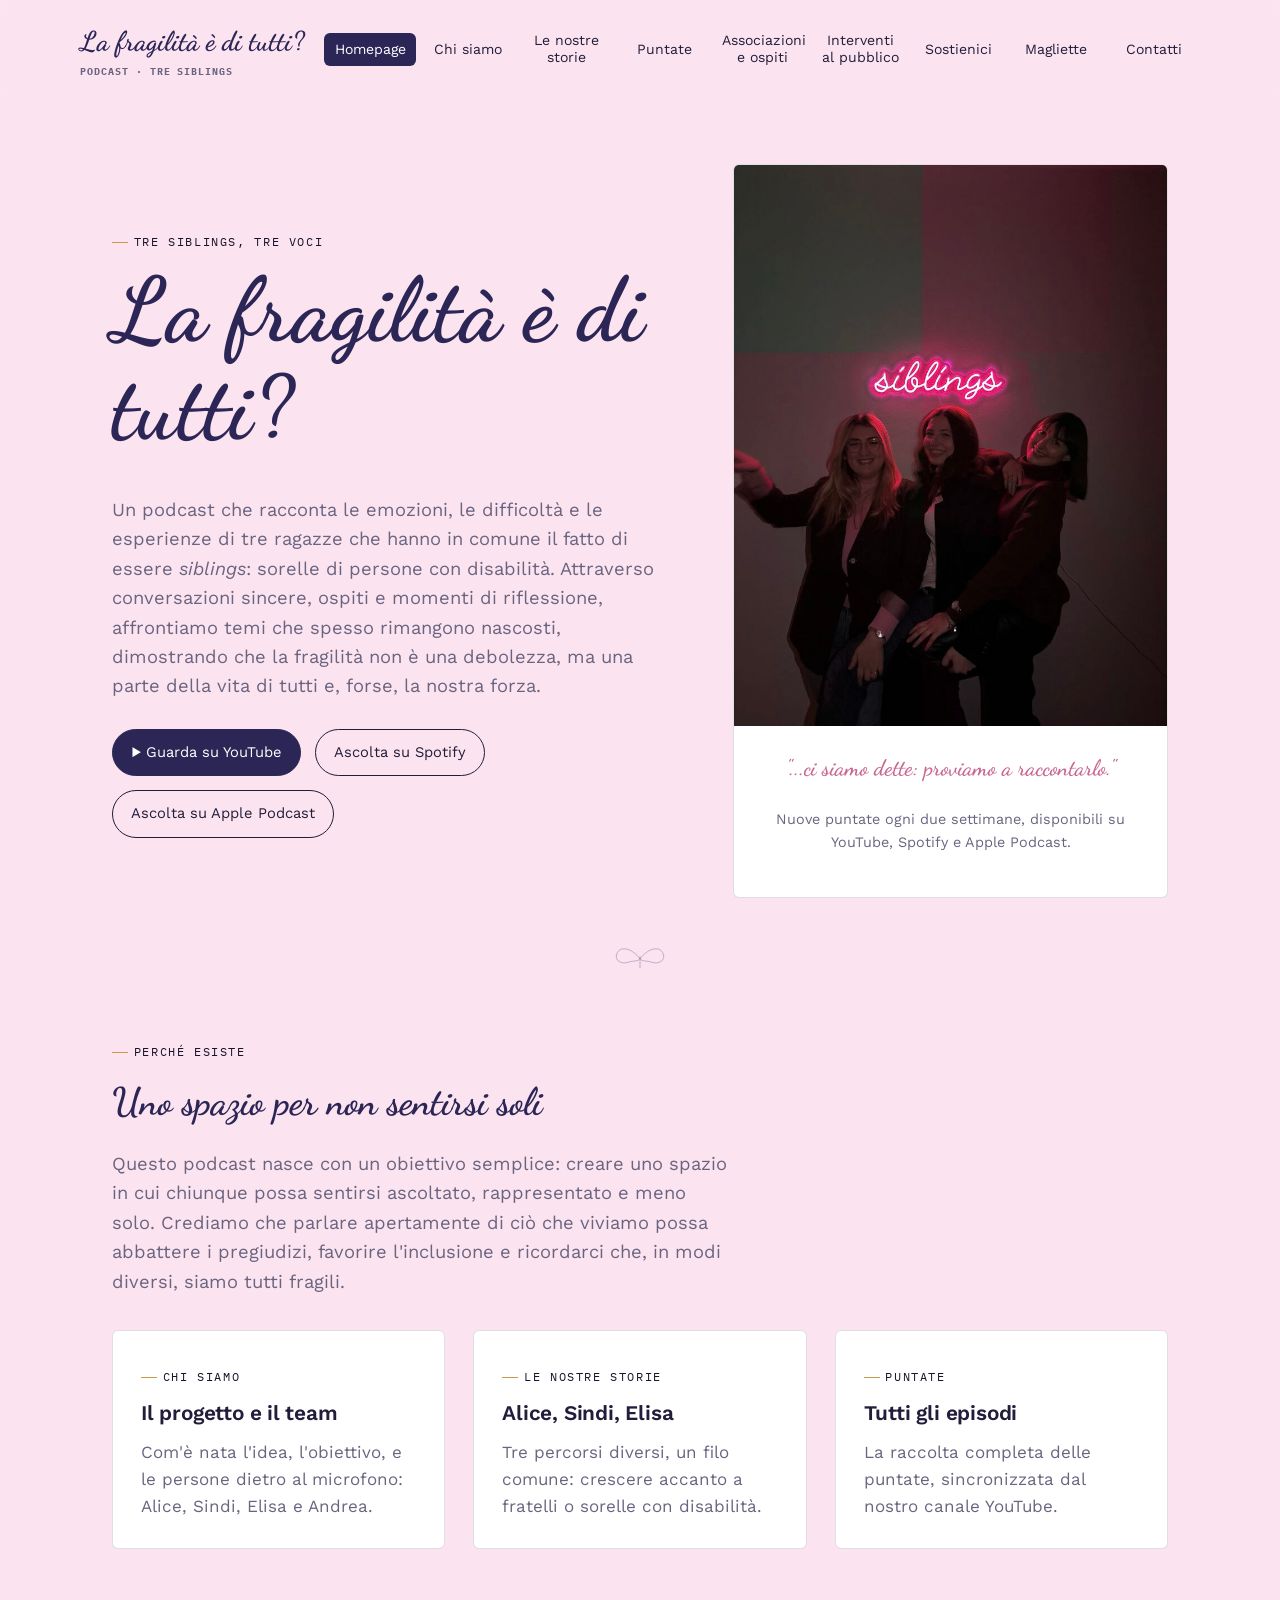
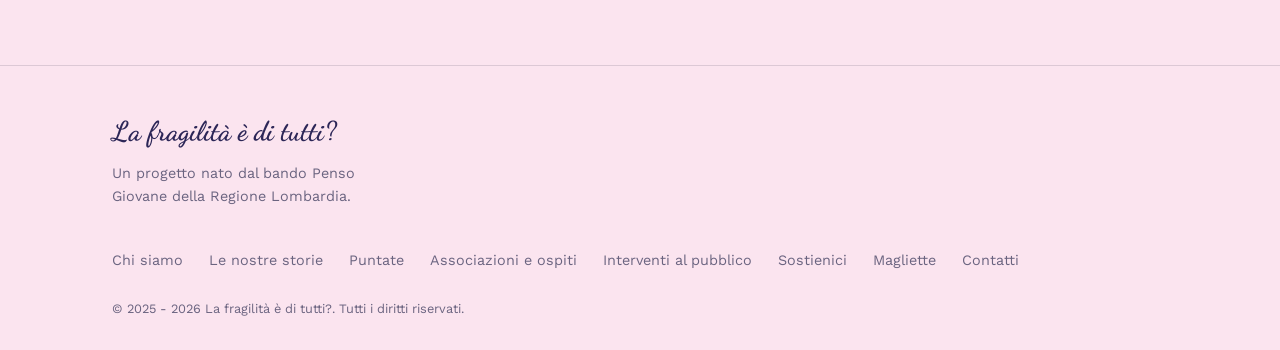
<file: index.html>
<!DOCTYPE html>
<html lang="it">
<head>
<meta charset="UTF-8">
<meta name="viewport" content="width=device-width, initial-scale=1.0">
<meta name="color-scheme" content="light only">
<title>La fragilità è di tutti? — podcast</title>
<meta name="description" content="Il podcast di Alice, Sindi ed Elisa, tre sorelle di persone con disabilità. Conversazioni sincere sulla fragilità, l'inclusione e l'ascolto.">
<link rel="preconnect" href="https://fonts.googleapis.com">
<link href="https://fonts.googleapis.com/css2?family=Dancing+Script:wght@400;600;700&family=Work+Sans:wght@400;500;600&family=IBM+Plex+Mono:wght@400;500&display=swap" rel="stylesheet">
<link rel="stylesheet" href="css/style.css">
</head>
<body>

<header class="site">
  <div class="wrap nav-row">
    <a class="wordmark" href="index.html">La fragilità è di tutti?<small>podcast · tre siblings</small></a>
    <button class="nav-toggle" aria-label="Apri menu" aria-expanded="false">
      <svg width="18" height="18" viewBox="0 0 24 24" fill="none" stroke="currentColor" stroke-width="2"><line x1="3" y1="6" x2="21" y2="6"/><line x1="3" y1="12" x2="21" y2="12"/><line x1="3" y1="18" x2="21" y2="18"/></svg>
    </button>
    <nav class="primary">
      <ul>
        <li class="active"><a class="top-link" href="index.html">Homepage</a></li>
        <li>
          <a class="top-link" href="chi-siamo.html">Chi siamo</a>
          <div class="dropdown">
            <a href="chi-siamo.html#progetto">Il progetto</a>
            <a href="chi-siamo.html#team">Il team</a>
          </div>
        </li>
        <li>
          <a class="top-link" href="storie.html">Le nostre storie</a>
          <div class="dropdown">
            <a href="storie.html#alice">Storia di Alice</a>
            <a href="storie.html#sindi">Storia di Sindi</a>
            <a href="storie.html#elisa">Storia di Elisa</a>
          </div>
        </li>
        <li>
          <a class="top-link" href="puntate.html">Puntate</a>
          <div class="dropdown"><a href="puntate.html">Tutti gli episodi</a></div>
        </li>
        <li><a class="top-link" href="associazioni.html">Associazioni e ospiti</a></li>
        <li><a class="top-link" href="interventi.html">Interventi al pubblico</a></li>
        <li><a class="top-link" href="sostienici.html">Sostienici</a></li>
        <li><a class="top-link" href="magliette.html">Magliette</a></li>
        <li><a class="top-link" href="contatti.html">Contatti</a></li>
      </ul>
    </nav>
  </div>
</header>

<main>
  <section class="hero">
    <div class="wrap hero-grid">
      <div class="reveal">
        <p class="eyebrow">Tre siblings, tre voci</p>
        <h1>La fragilità è di tutti?</h1>
        <p class="lede">Un podcast che racconta le emozioni, le difficoltà e le esperienze di tre ragazze che hanno in comune il fatto di essere <em>siblings</em>: sorelle di persone con disabilità. Attraverso conversazioni sincere, ospiti e momenti di riflessione, affrontiamo temi che spesso rimangono nascosti, dimostrando che la fragilità non è una debolezza, ma una parte della vita di tutti e, forse, la nostra forza.</p>
        <div class="listen-row">
          <a class="pill-link filled" href="https://youtube.com/@lafragilitaeditutti?si=IlH6FinNGmf95jsU" target="_blank" rel="noopener">▶ Guarda su YouTube</a>
          <a class="pill-link" href="https://open.spotify.com/show/1qUelq6oVAbayOr7maWI2o?si=ea5bcd2f9ed945ed" target="_blank" rel="noopener">Ascolta su Spotify</a>
          <a class="pill-link" href="https://podcasts.apple.com/it/podcast/la-fragilit%C3%A0-%C3%A8-di-tutti/id1840740519" target="_blank" rel="noopener">Ascolta su Apple Podcast</a>
        </div>
      </div>
      <div class="hero-listen-graphic reveal" style="text-align:center;padding:0;">
        <img src="assets/hero-team.jpg" alt="Alice, Sindi ed Elisa sotto l'insegna &quot;siblings&quot;" style="width:100%;display:block;">
        <div style="padding:24px 28px 28px;">
          <p class="cap">"...ci siamo dette: proviamo a raccontarlo."</p>
          <p style="font-size:.9rem;color:var(--ink-soft);margin-top:16px;">Nuove puntate ogni due settimane, disponibili su YouTube, Spotify e Apple Podcast.</p>
        </div>
      </div>
    </div>
  </section>

  <div class="wrap reveal" style="text-align:center;">
    <svg class="butterfly-mark" viewBox="0 0 200 150" width="52" height="40" aria-hidden="true" style="opacity:.5;">
      <path d="M100,78 C70,38 28,28 13,54 C-2,80 24,102 56,91 C77,84 92,90 100,78 Z"/>
      <path d="M100,78 C130,38 172,28 187,54 C202,80 176,102 144,91 C123,84 108,90 100,78 Z"/>
      <path d="M100,70 L100,112"/>
    </svg>
  </div>

  <section>
    <div class="wrap">
      <div class="section-head reveal">
        <p class="eyebrow">Perché esiste</p>
        <h2>Uno spazio per non sentirsi soli</h2>
        <p class="lede">Questo podcast nasce con un obiettivo semplice: creare uno spazio in cui chiunque possa sentirsi ascoltato, rappresentato e meno solo. Crediamo che parlare apertamente di ciò che viviamo possa abbattere i pregiudizi, favorire l'inclusione e ricordarci che, in modi diversi, siamo tutti fragili.</p>
      </div>

      <div class="team-grid">
        <a class="card reveal" href="chi-siamo.html" style="text-decoration:none;color:inherit;">
          <p class="eyebrow">Chi siamo</p>
          <h3>Il progetto e il team</h3>
          <p style="color:var(--ink-soft);margin:0;">Com'è nata l'idea, l'obiettivo, e le persone dietro al microfono: Alice, Sindi, Elisa e Andrea.</p>
        </a>
        <a class="card reveal" href="storie.html" style="text-decoration:none;color:inherit;">
          <p class="eyebrow">Le nostre storie</p>
          <h3>Alice, Sindi, Elisa</h3>
          <p style="color:var(--ink-soft);margin:0;">Tre percorsi diversi, un filo comune: crescere accanto a fratelli o sorelle con disabilità.</p>
        </a>
        <a class="card reveal" href="puntate.html" style="text-decoration:none;color:inherit;">
          <p class="eyebrow">Puntate</p>
          <h3>Tutti gli episodi</h3>
          <p style="color:var(--ink-soft);margin:0;">La raccolta completa delle puntate, sincronizzata dal nostro canale YouTube.</p>
        </a>
      </div>
    </div>
  </section>
</main>

<footer class="site">
  <div class="wrap footer-grid">
    <div>
      <a class="wordmark" href="index.html">La fragilità è di tutti?</a>
      <p style="color:var(--ink-soft);font-size:.9rem;max-width:32ch;">Un progetto nato dal bando Penso Giovane della Regione Lombardia.</p>
    </div>
    <ul class="foot-links">
      <li><a href="chi-siamo.html">Chi siamo</a></li>
      <li><a href="storie.html">Le nostre storie</a></li>
      <li><a href="puntate.html">Puntate</a></li>
      <li><a href="associazioni.html">Associazioni e ospiti</a></li>
      <li><a href="interventi.html">Interventi al pubblico</a></li>
      <li><a href="sostienici.html">Sostienici</a></li>
      <li><a href="magliette.html">Magliette</a></li>
      <li><a href="contatti.html">Contatti</a></li>
    </ul>
  </div>
  <div class="wrap foot-note">© 2025 - 2026 La fragilità è di tutti?. Tutti i diritti riservati.</div>
</footer>

<script src="js/main.js"></script>
</body>
</html>
</file>
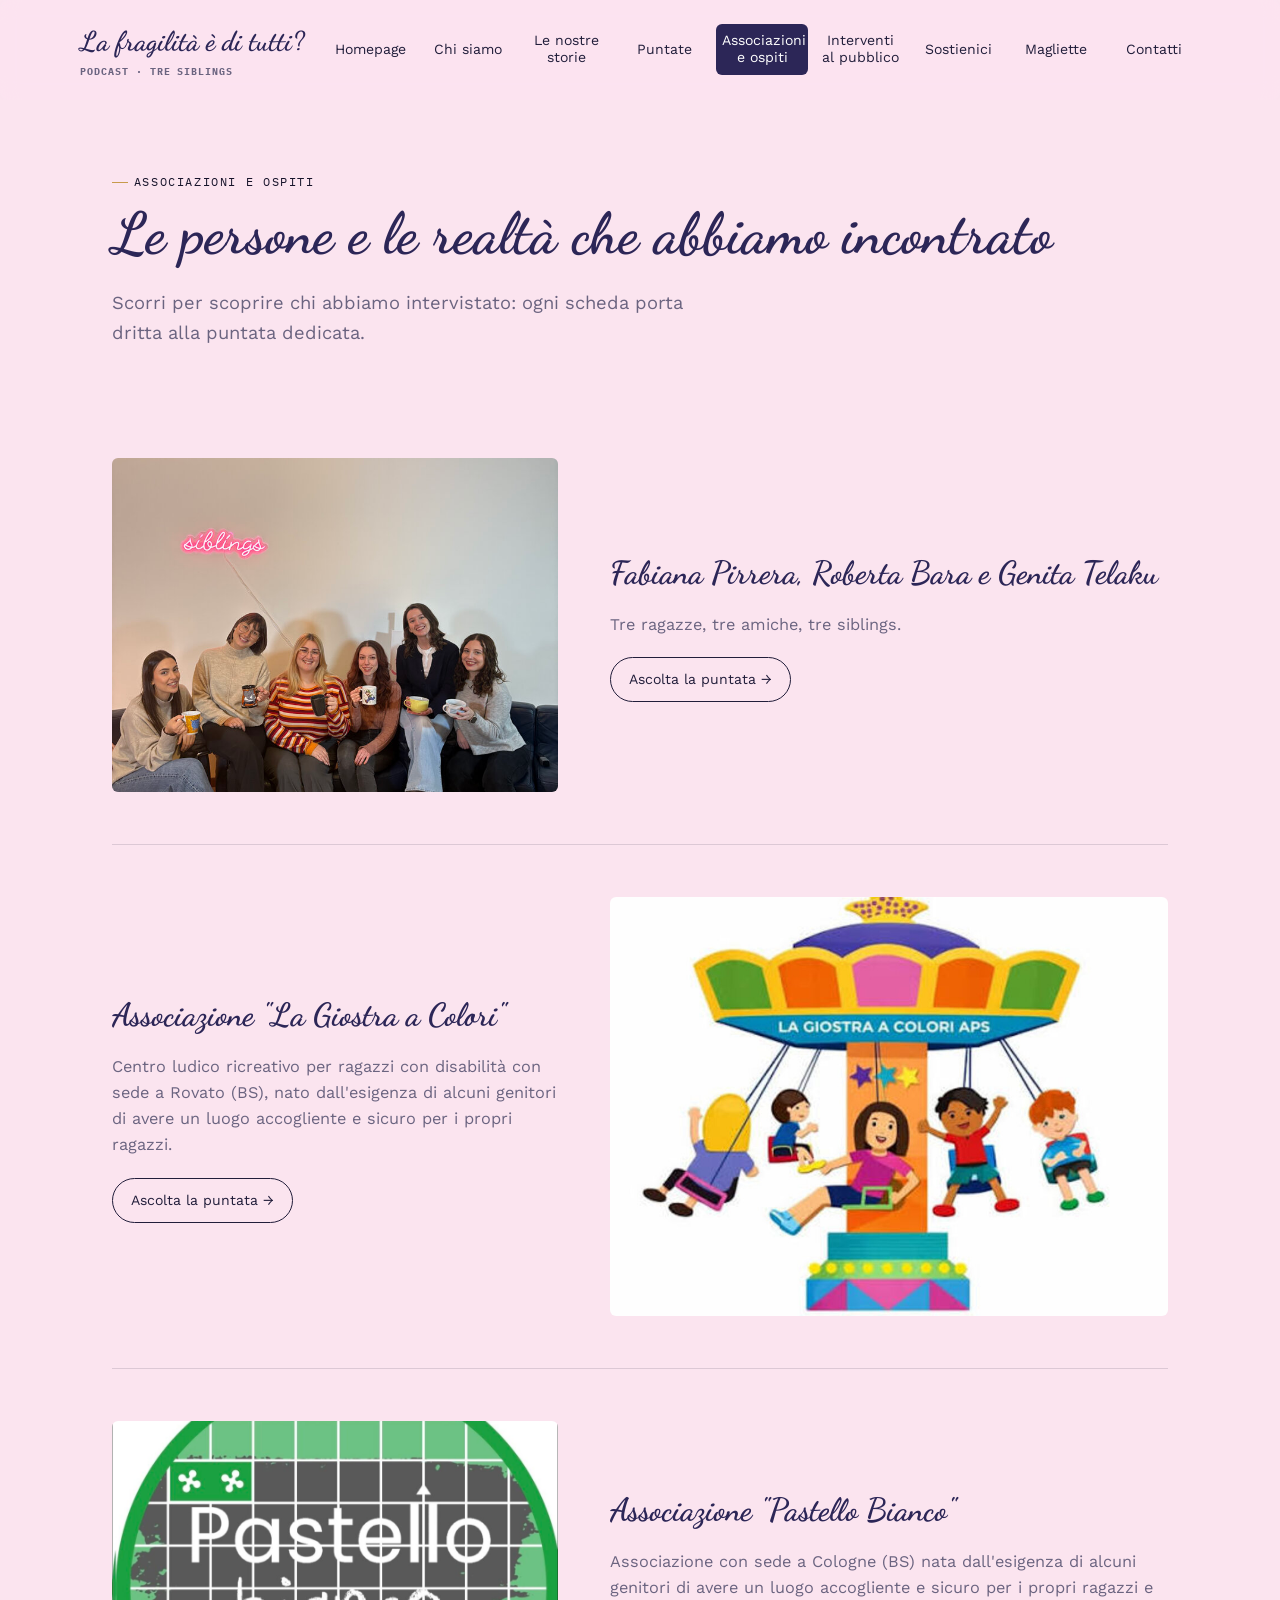
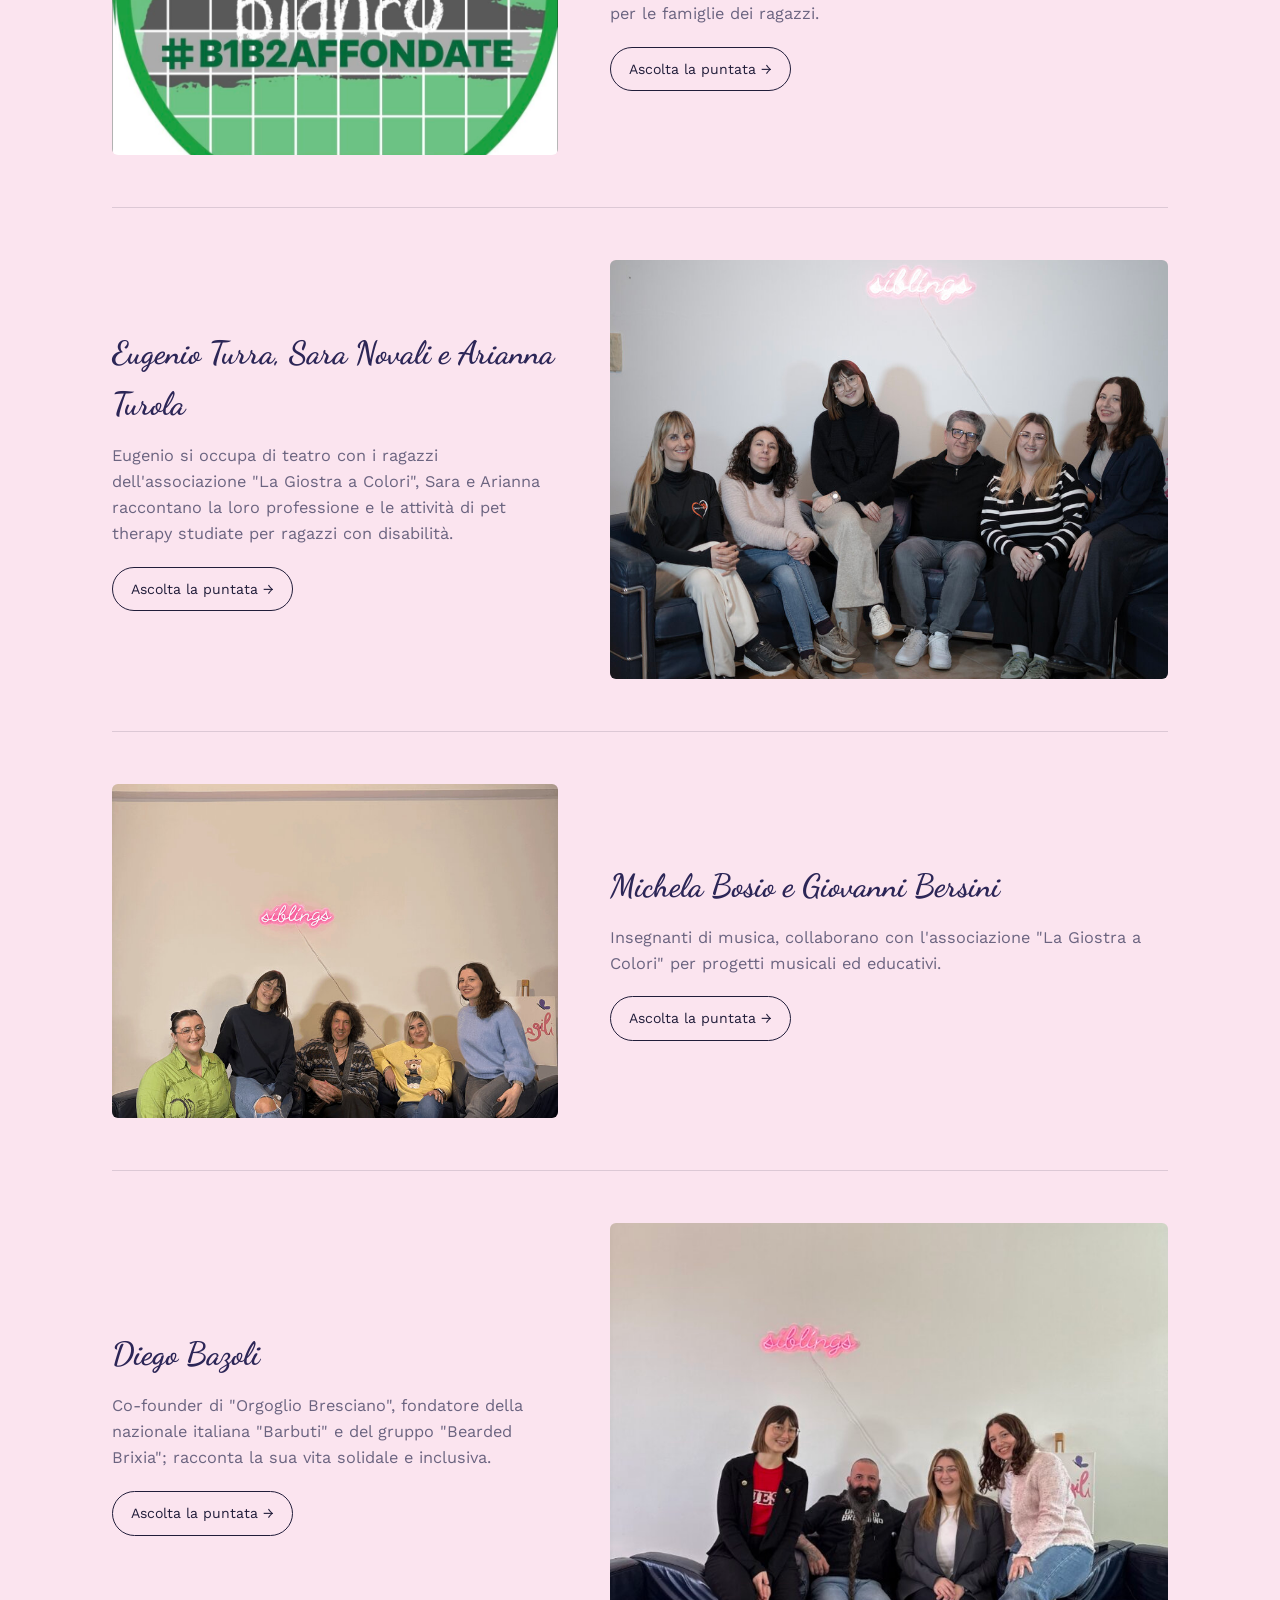
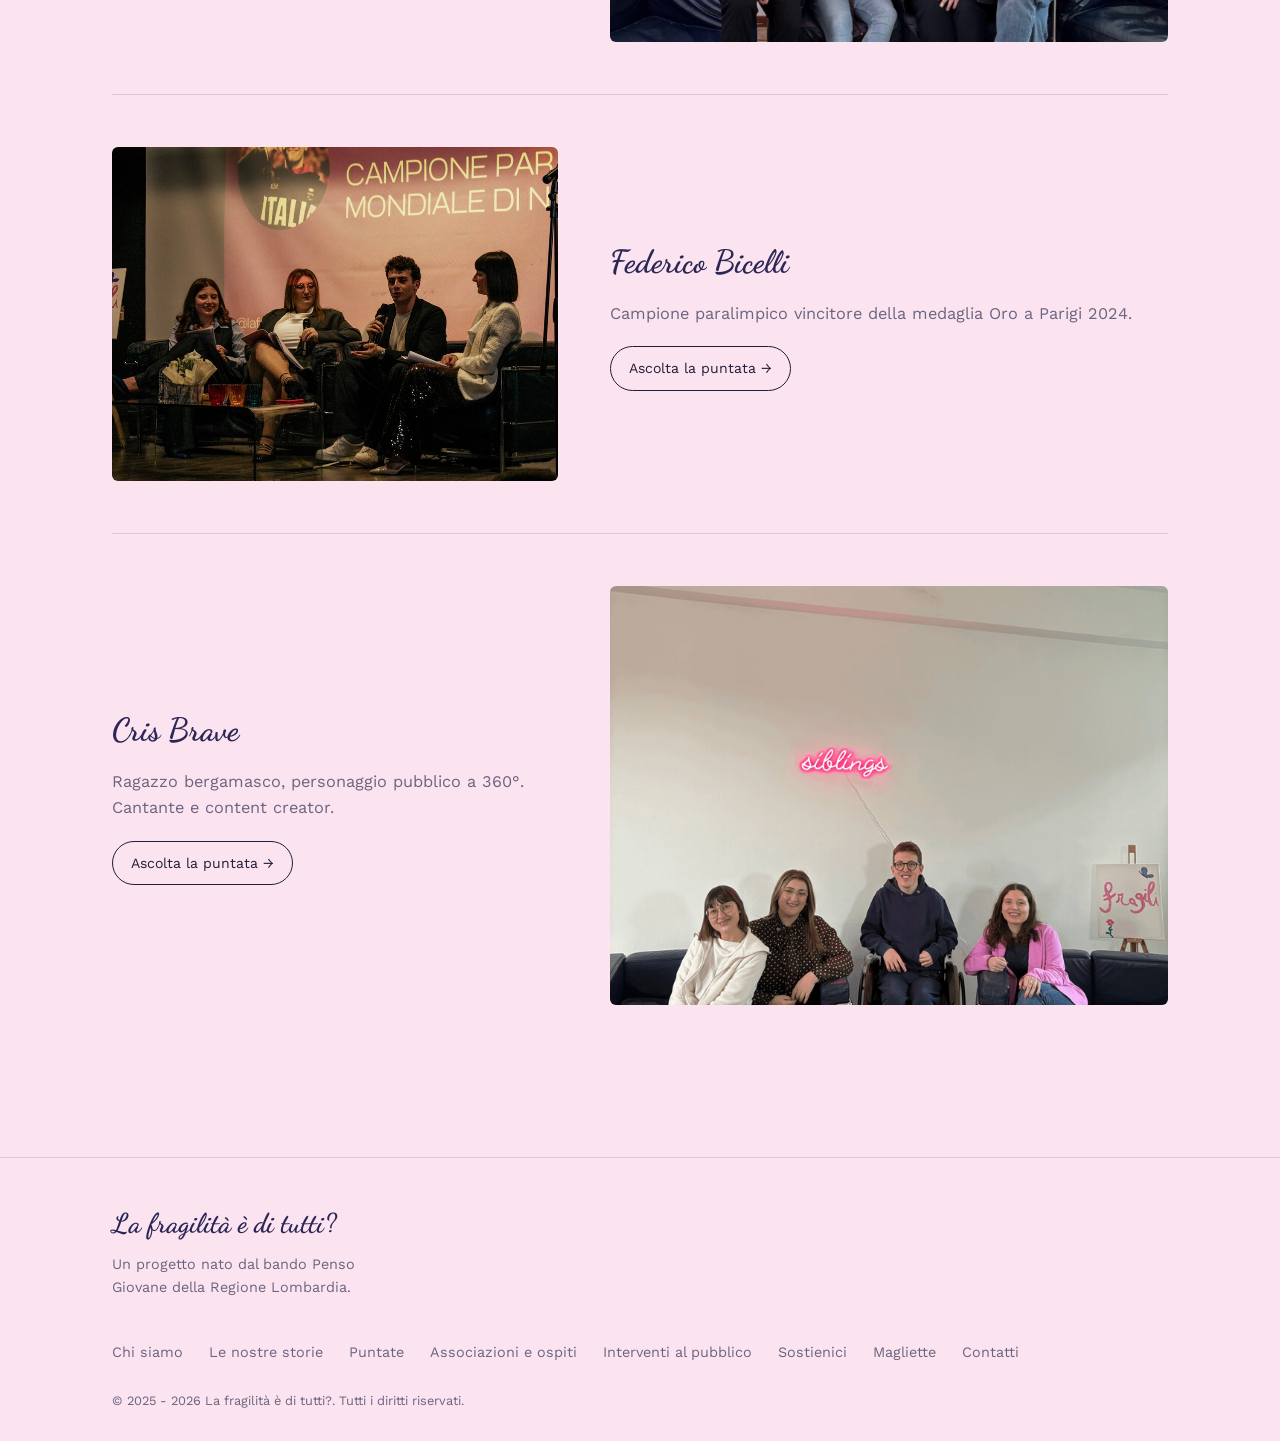
<file: associazioni.html>
<!DOCTYPE html>
<html lang="it">
<head>
<meta charset="UTF-8">
<meta name="viewport" content="width=device-width, initial-scale=1.0">
<meta name="color-scheme" content="light only">
<title>Associazioni e ospiti — La fragilità è di tutti?</title>
<meta name="description" content="Le associazioni e gli ospiti che hanno partecipato al podcast, con il link diretto alla puntata dedicata.">
<link rel="preconnect" href="https://fonts.googleapis.com">
<link href="https://fonts.googleapis.com/css2?family=Dancing+Script:wght@400;600;700&family=Work+Sans:wght@400;500;600&family=IBM+Plex+Mono:wght@400;500&display=swap" rel="stylesheet">
<link rel="stylesheet" href="css/style.css">
</head>
<body>

<header class="site">
  <div class="wrap nav-row">
    <a class="wordmark" href="index.html">La fragilità è di tutti?<small>podcast · tre siblings</small></a>
    <button class="nav-toggle" aria-label="Apri menu" aria-expanded="false">
      <svg width="18" height="18" viewBox="0 0 24 24" fill="none" stroke="currentColor" stroke-width="2"><line x1="3" y1="6" x2="21" y2="6"/><line x1="3" y1="12" x2="21" y2="12"/><line x1="3" y1="18" x2="21" y2="18"/></svg>
    </button>
    <nav class="primary">
      <ul>
        <li><a class="top-link" href="index.html">Homepage</a></li>
        <li>
          <a class="top-link" href="chi-siamo.html">Chi siamo</a>
          <div class="dropdown">
            <a href="chi-siamo.html#progetto">Il progetto</a>
            <a href="chi-siamo.html#team">Il team</a>
          </div>
        </li>
        <li>
          <a class="top-link" href="storie.html">Le nostre storie</a>
          <div class="dropdown">
            <a href="storie.html#alice">Storia di Alice</a>
            <a href="storie.html#sindi">Storia di Sindi</a>
            <a href="storie.html#elisa">Storia di Elisa</a>
          </div>
        </li>
        <li>
          <a class="top-link" href="puntate.html">Puntate</a>
          <div class="dropdown"><a href="puntate.html">Tutti gli episodi</a></div>
        </li>
        <li class="active"><a class="top-link" href="associazioni.html">Associazioni e ospiti</a></li>
        <li><a class="top-link" href="interventi.html">Interventi al pubblico</a></li>
        <li><a class="top-link" href="sostienici.html">Sostienici</a></li>
        <li><a class="top-link" href="magliette.html">Magliette</a></li>
        <li><a class="top-link" href="contatti.html">Contatti</a></li>
      </ul>
    </nav>
  </div>
</header>

<main>
  <section class="hero" style="padding-bottom:0;">
    <div class="wrap reveal">
      <p class="eyebrow">Associazioni e ospiti</p>
      <h1 style="font-size:clamp(2.4rem,5vw,3.6rem);">Le persone e le realtà che abbiamo incontrato</h1>
      <p class="lede">Scorri per scoprire chi abbiamo intervistato: ogni scheda porta dritta alla puntata dedicata.</p>
    </div>
  </section>

  <section class="tight">
    <div class="wrap">

      <div class="guest-row reveal">
        <div class="guest-photo-lg"><img src="assets/guests/siblings.jpg" alt="Fabiana Pirrera, Roberta Bara e Genita Telaku" loading="lazy"></div>
        <div class="guest-content">
          <h2 class="guest-name">Fabiana Pirrera, Roberta Bara e Genita Telaku</h2>
          <p class="guest-desc">Tre ragazze, tre amiche, tre siblings.</p>
          <a class="guest-link" href="puntate.html#puntata-6">Ascolta la puntata →</a>
        </div>
      </div>

      <div class="guest-row reveal">
        <div class="guest-photo-lg"><img src="assets/guests/giostra-a-colori.jpg" alt="Associazione La Giostra a Colori" loading="lazy"></div>
        <div class="guest-content">
          <h2 class="guest-name">Associazione "La Giostra a Colori"</h2>
          <p class="guest-desc">Centro ludico ricreativo per ragazzi con disabilità con sede a Rovato (BS), nato dall'esigenza di alcuni genitori di avere un luogo accogliente e sicuro per i propri ragazzi.</p>
          <a class="guest-link" href="puntate.html#puntata-8">Ascolta la puntata →</a>
        </div>
      </div>

      <div class="guest-row reveal">
        <div class="guest-photo-lg"><img src="assets/guests/pastello-bianco.jpg" alt="Associazione Pastello Bianco" loading="lazy"></div>
        <div class="guest-content">
          <h2 class="guest-name">Associazione "Pastello Bianco"</h2>
          <p class="guest-desc">Associazione con sede a Cologne (BS) nata dall'esigenza di alcuni genitori di avere un luogo accogliente e sicuro per i propri ragazzi e per le famiglie dei ragazzi.</p>
          <a class="guest-link" href="puntate.html#puntata-8">Ascolta la puntata →</a>
        </div>
      </div>

      <div class="guest-row reveal">
        <div class="guest-photo-lg"><img src="assets/guests/esa.jpg" alt="Eugenio Turra, Sara Novali e Arianna Turola" loading="lazy"></div>
        <div class="guest-content">
          <h2 class="guest-name">Eugenio Turra, Sara Novali e Arianna Turola</h2>
          <p class="guest-desc">Eugenio si occupa di teatro con i ragazzi dell'associazione "La Giostra a Colori", Sara e Arianna raccontano la loro professione e le attività di pet therapy studiate per ragazzi con disabilità.</p>
          <a class="guest-link" href="puntate.html#puntata-10">Ascolta la puntata →</a>
        </div>
      </div>

      <div class="guest-row reveal">
        <div class="guest-photo-lg"><img src="assets/guests/michela-giovanni.jpg" alt="Michela Bosio e Giovanni Bersini" loading="lazy"></div>
        <div class="guest-content">
          <h2 class="guest-name">Michela Bosio e Giovanni Bersini</h2>
          <p class="guest-desc">Insegnanti di musica, collaborano con l'associazione "La Giostra a Colori" per progetti musicali ed educativi.</p>
          <a class="guest-link" href="puntate.html#puntata-11">Ascolta la puntata →</a>
        </div>
      </div>

      <div class="guest-row reveal">
        <div class="guest-photo-lg"><img src="assets/guests/diego.jpg" alt="Diego Bazoli" loading="lazy"></div>
        <div class="guest-content">
          <h2 class="guest-name">Diego Bazoli</h2>
          <p class="guest-desc">Co-founder di "Orgoglio Bresciano", fondatore della nazionale italiana "Barbuti" e del gruppo "Bearded Brixia"; racconta la sua vita solidale e inclusiva.</p>
          <a class="guest-link" href="puntate.html#puntata-13">Ascolta la puntata →</a>
        </div>
      </div>

      <div class="guest-row reveal">
        <div class="guest-photo-lg"><img src="assets/guests/federico.jpg" alt="Federico Bicelli" loading="lazy"></div>
        <div class="guest-content">
          <h2 class="guest-name">Federico Bicelli</h2>
          <p class="guest-desc">Campione paralimpico vincitore della medaglia Oro a Parigi 2024.</p>
          <a class="guest-link" href="puntate.html#puntata-14">Ascolta la puntata →</a>
        </div>
      </div>

      <div class="guest-row reveal">
        <div class="guest-photo-lg"><img src="assets/guests/cris.jpg" alt="Cris Brave" loading="lazy"></div>
        <div class="guest-content">
          <h2 class="guest-name">Cris Brave</h2>
          <p class="guest-desc">Ragazzo bergamasco, personaggio pubblico a 360°. Cantante e content creator.</p>
          <a class="guest-link" href="puntate.html#puntata-15">Ascolta la puntata →</a>
        </div>
      </div>

    </div>
  </section>
</main>

<footer class="site">
  <div class="wrap footer-grid">
    <div>
      <a class="wordmark" href="index.html">La fragilità è di tutti?</a>
      <p style="color:var(--ink-soft);font-size:.9rem;max-width:32ch;">Un progetto nato dal bando Penso Giovane della Regione Lombardia.</p>
    </div>
    <ul class="foot-links">
      <li><a href="chi-siamo.html">Chi siamo</a></li>
      <li><a href="storie.html">Le nostre storie</a></li>
      <li><a href="puntate.html">Puntate</a></li>
      <li><a href="associazioni.html">Associazioni e ospiti</a></li>
      <li><a href="interventi.html">Interventi al pubblico</a></li>
      <li><a href="sostienici.html">Sostienici</a></li>
      <li><a href="magliette.html">Magliette</a></li>
      <li><a href="contatti.html">Contatti</a></li>
    </ul>
  </div>
  <div class="wrap foot-note">© 2025 - 2026 La fragilità è di tutti?. Tutti i diritti riservati.</div>
</footer>

<script src="js/main.js"></script>
</body>
</html>
</file>
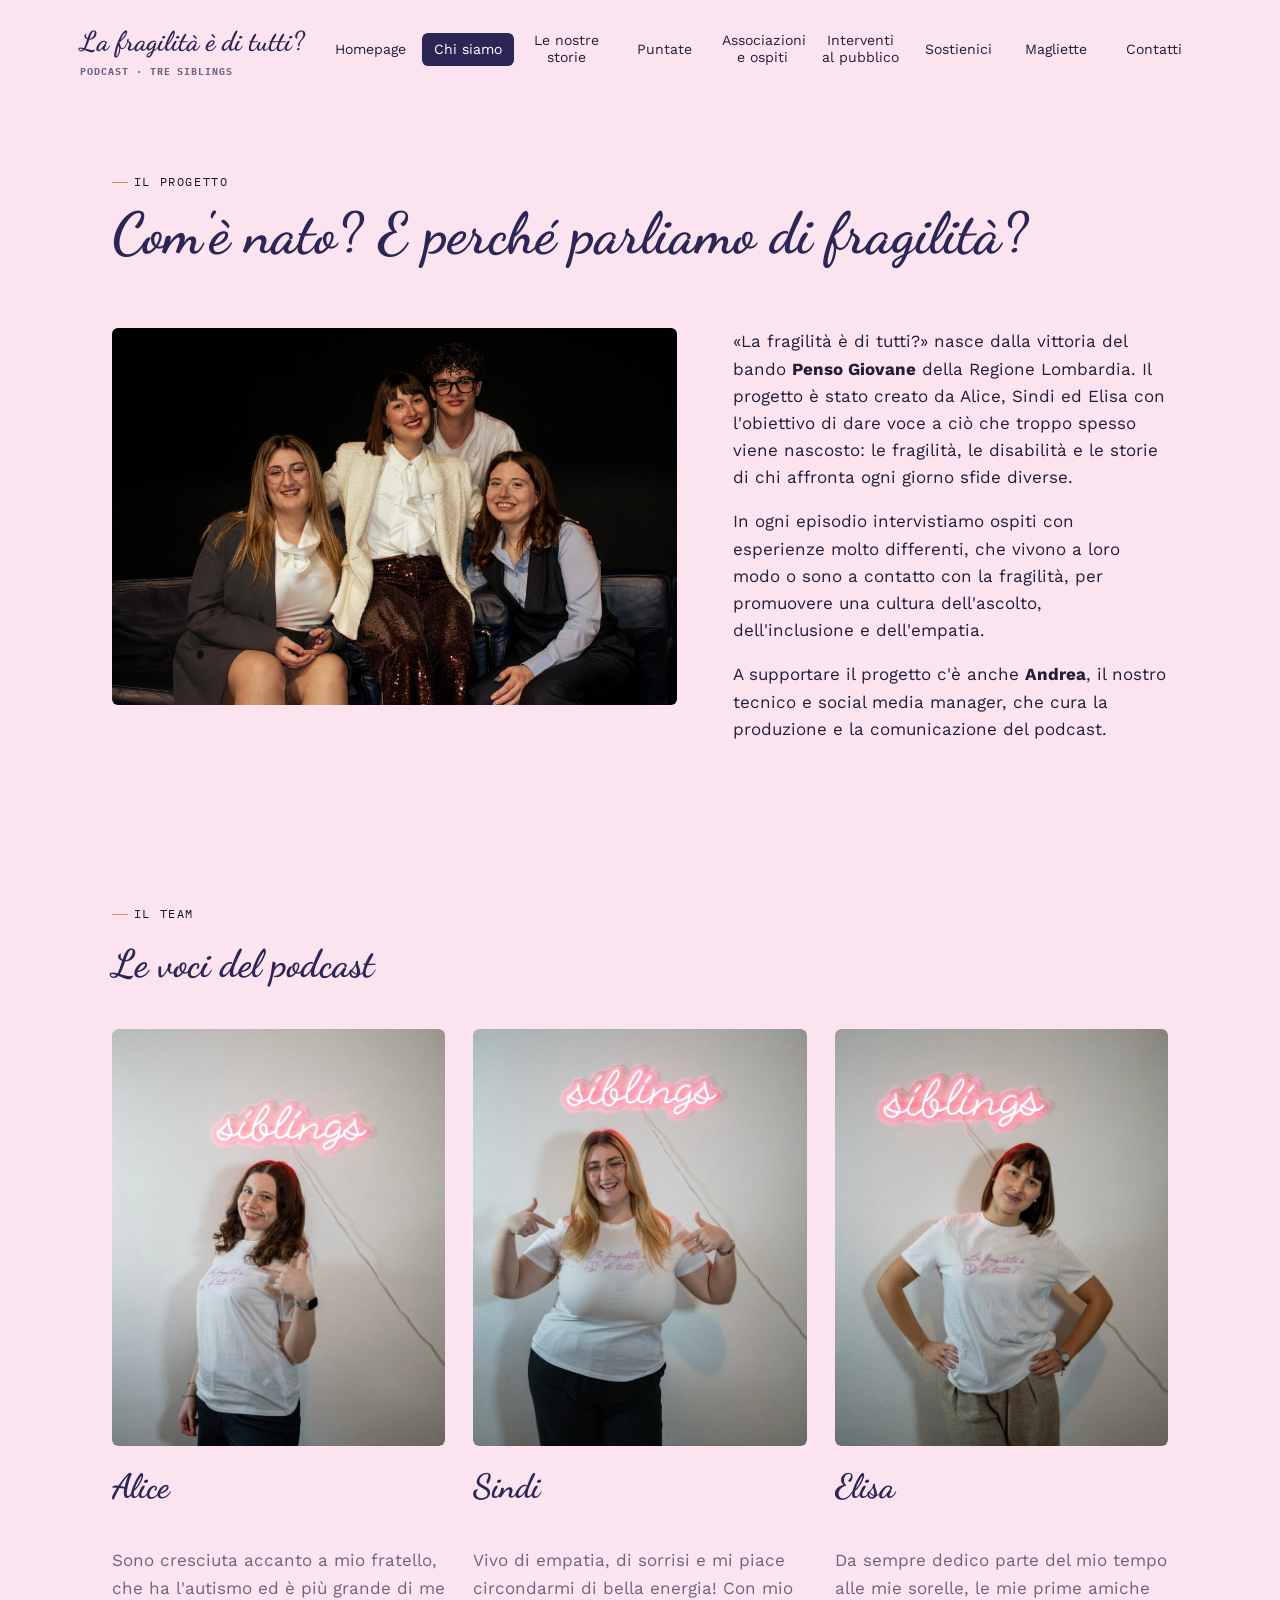
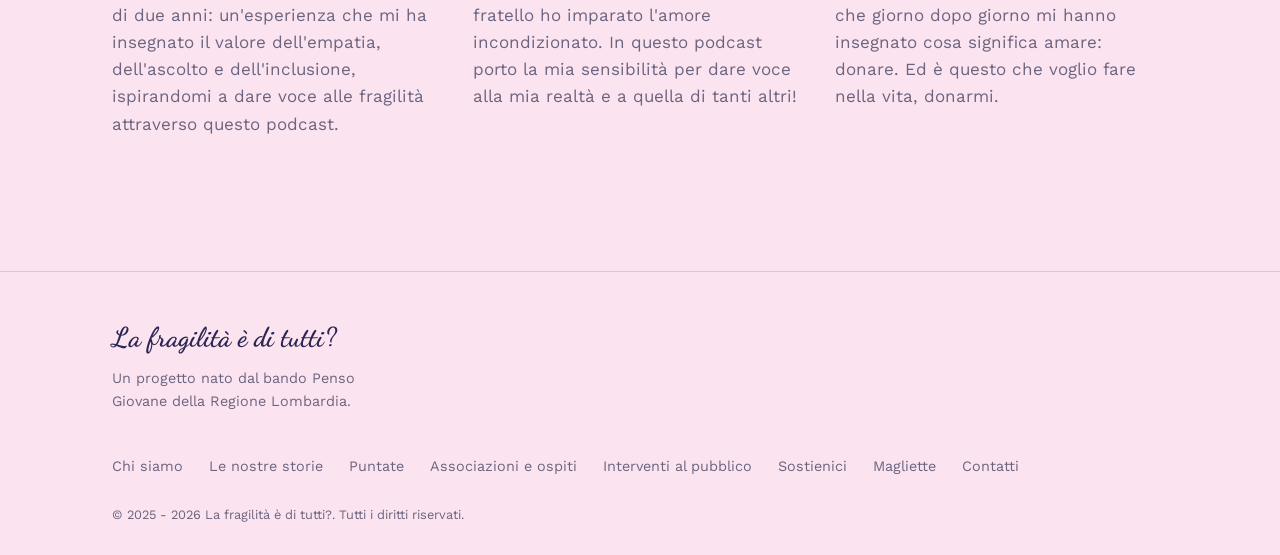
<file: chi-siamo.html>
<!DOCTYPE html>
<html lang="it">
<head>
<meta charset="UTF-8">
<meta name="viewport" content="width=device-width, initial-scale=1.0">
<meta name="color-scheme" content="light only">
<title>Chi siamo — La fragilità è di tutti?</title>
<meta name="description" content="Com'è nato il podcast, l'obiettivo del progetto e il team: Alice, Sindi, Elisa e Andrea.">
<link rel="preconnect" href="https://fonts.googleapis.com">
<link href="https://fonts.googleapis.com/css2?family=Dancing+Script:wght@400;600;700&family=Work+Sans:wght@400;500;600&family=IBM+Plex+Mono:wght@400;500&display=swap" rel="stylesheet">
<link rel="stylesheet" href="css/style.css">
</head>
<body>

<header class="site">
  <div class="wrap nav-row">
    <a class="wordmark" href="index.html">La fragilità è di tutti?<small>podcast · tre siblings</small></a>
    <button class="nav-toggle" aria-label="Apri menu" aria-expanded="false">
      <svg width="18" height="18" viewBox="0 0 24 24" fill="none" stroke="currentColor" stroke-width="2"><line x1="3" y1="6" x2="21" y2="6"/><line x1="3" y1="12" x2="21" y2="12"/><line x1="3" y1="18" x2="21" y2="18"/></svg>
    </button>
    <nav class="primary">
      <ul>
        <li><a class="top-link" href="index.html">Homepage</a></li>
        <li class="active">
          <a class="top-link" href="chi-siamo.html">Chi siamo</a>
          <div class="dropdown">
            <a href="chi-siamo.html#progetto">Il progetto</a>
            <a href="chi-siamo.html#team">Il team</a>
          </div>
        </li>
        <li>
          <a class="top-link" href="storie.html">Le nostre storie</a>
          <div class="dropdown">
            <a href="storie.html#alice">Storia di Alice</a>
            <a href="storie.html#sindi">Storia di Sindi</a>
            <a href="storie.html#elisa">Storia di Elisa</a>
          </div>
        </li>
        <li>
          <a class="top-link" href="puntate.html">Puntate</a>
          <div class="dropdown"><a href="puntate.html">Tutti gli episodi</a></div>
        </li>
        <li><a class="top-link" href="associazioni.html">Associazioni e ospiti</a></li>
        <li><a class="top-link" href="interventi.html">Interventi al pubblico</a></li>
        <li><a class="top-link" href="sostienici.html">Sostienici</a></li>
        <li><a class="top-link" href="magliette.html">Magliette</a></li>
        <li><a class="top-link" href="contatti.html">Contatti</a></li>
      </ul>
    </nav>
  </div>
</header>

<main>
  <section id="progetto" class="hero" style="padding-bottom:0;">
    <div class="wrap reveal">
      <p class="eyebrow">Il progetto</p>
      <h1 style="font-size:clamp(2.4rem,5vw,3.6rem);">Com'è nato? E perché parliamo di fragilità?</h1>
    </div>
  </section>

  <section class="tight">
    <div class="wrap hero-grid reveal" style="align-items:flex-start;">
      <div class="photo-frame team" style="border:none;background:none;padding:0;">
        <img src="assets/team.jpg" alt="Il team: Alice, Sindi, Elisa e Andrea" style="border-radius:var(--radius);width:100%;height:100%;object-fit:cover;">
      </div>
      <div>
        <p>«La fragilità è di tutti?» nasce dalla vittoria del bando <strong>Penso Giovane</strong> della Regione Lombardia. Il progetto è stato creato da Alice, Sindi ed Elisa con l'obiettivo di dare voce a ciò che troppo spesso viene nascosto: le fragilità, le disabilità e le storie di chi affronta ogni giorno sfide diverse.</p>
        <p>In ogni episodio intervistiamo ospiti con esperienze molto differenti, che vivono a loro modo o sono a contatto con la fragilità, per promuovere una cultura dell'ascolto, dell'inclusione e dell'empatia.</p>
        <p>A supportare il progetto c'è anche <strong>Andrea</strong>, il nostro tecnico e social media manager, che cura la produzione e la comunicazione del podcast.</p>
      </div>
    </div>
  </section>

  <div class="wrap reveal" style="text-align:center;">
    <svg class="butterfly-mark" viewBox="0 0 200 150" width="52" height="40" aria-hidden="true" style="opacity:.5;">
      <path d="M100,78 C70,38 28,28 13,54 C-2,80 24,102 56,91 C77,84 92,90 100,78 Z"/>
      <path d="M100,78 C130,38 172,28 187,54 C202,80 176,102 144,91 C123,84 108,90 100,78 Z"/>
      <path d="M100,70 L100,112"/>
    </svg>
  </div>

  <section id="team">
    <div class="wrap">
      <div class="section-head reveal">
        <p class="eyebrow">Il team</p>
        <h2>Le voci del podcast</h2>
      </div>

      <div class="team-grid">
        <div class="member reveal">
          <div class="photo-frame" style="border:none;background:none;padding:0;overflow:hidden;aspect-ratio:4/5;">
            <img src="assets/alice.jpg" alt="Alice" style="width:100%;height:100%;object-fit:cover;border-radius:var(--radius);">
          </div>
          <div>
            <p class="name">Alice</p>
            <p style="color:var(--ink-soft);">Sono cresciuta accanto a mio fratello, che ha l'autismo ed è più grande di me di due anni: un'esperienza che mi ha insegnato il valore dell'empatia, dell'ascolto e dell'inclusione, ispirandomi a dare voce alle fragilità attraverso questo podcast.</p>
          </div>
        </div>

        <div class="member reveal">
          <div class="photo-frame" style="border:none;background:none;padding:0;overflow:hidden;aspect-ratio:4/5;">
            <img src="assets/sindi.jpg" alt="Sindi" style="width:100%;height:100%;object-fit:cover;border-radius:var(--radius);">
          </div>
          <div>
            <p class="name">Sindi</p>
            <p style="color:var(--ink-soft);">Vivo di empatia, di sorrisi e mi piace circondarmi di bella energia! Con mio fratello ho imparato l'amore incondizionato. In questo podcast porto la mia sensibilità per dare voce alla mia realtà e a quella di tanti altri!</p>
          </div>
        </div>

        <div class="member reveal">
          <div class="photo-frame" style="border:none;background:none;padding:0;overflow:hidden;aspect-ratio:4/5;">
            <img src="assets/elisa.jpg" alt="Elisa" style="width:100%;height:100%;object-fit:cover;border-radius:var(--radius);">
          </div>
          <div>
            <p class="name">Elisa</p>
            <p style="color:var(--ink-soft);">Da sempre dedico parte del mio tempo alle mie sorelle, le mie prime amiche che giorno dopo giorno mi hanno insegnato cosa significa amare: donare. Ed è questo che voglio fare nella vita, donarmi.</p>
          </div>
        </div>
      </div>
    </div>
  </section>
</main>

<footer class="site">
  <div class="wrap footer-grid">
    <div>
      <a class="wordmark" href="index.html">La fragilità è di tutti?</a>
      <p style="color:var(--ink-soft);font-size:.9rem;max-width:32ch;">Un progetto nato dal bando Penso Giovane della Regione Lombardia.</p>
    </div>
    <ul class="foot-links">
      <li><a href="chi-siamo.html">Chi siamo</a></li>
      <li><a href="storie.html">Le nostre storie</a></li>
      <li><a href="puntate.html">Puntate</a></li>
      <li><a href="associazioni.html">Associazioni e ospiti</a></li>
      <li><a href="interventi.html">Interventi al pubblico</a></li>
      <li><a href="sostienici.html">Sostienici</a></li>
      <li><a href="magliette.html">Magliette</a></li>
      <li><a href="contatti.html">Contatti</a></li>
    </ul>
  </div>
  <div class="wrap foot-note">© 2025 - 2026 La fragilità è di tutti?. Tutti i diritti riservati.</div>
</footer>

<script src="js/main.js"></script>
</body>
</html>
</file>
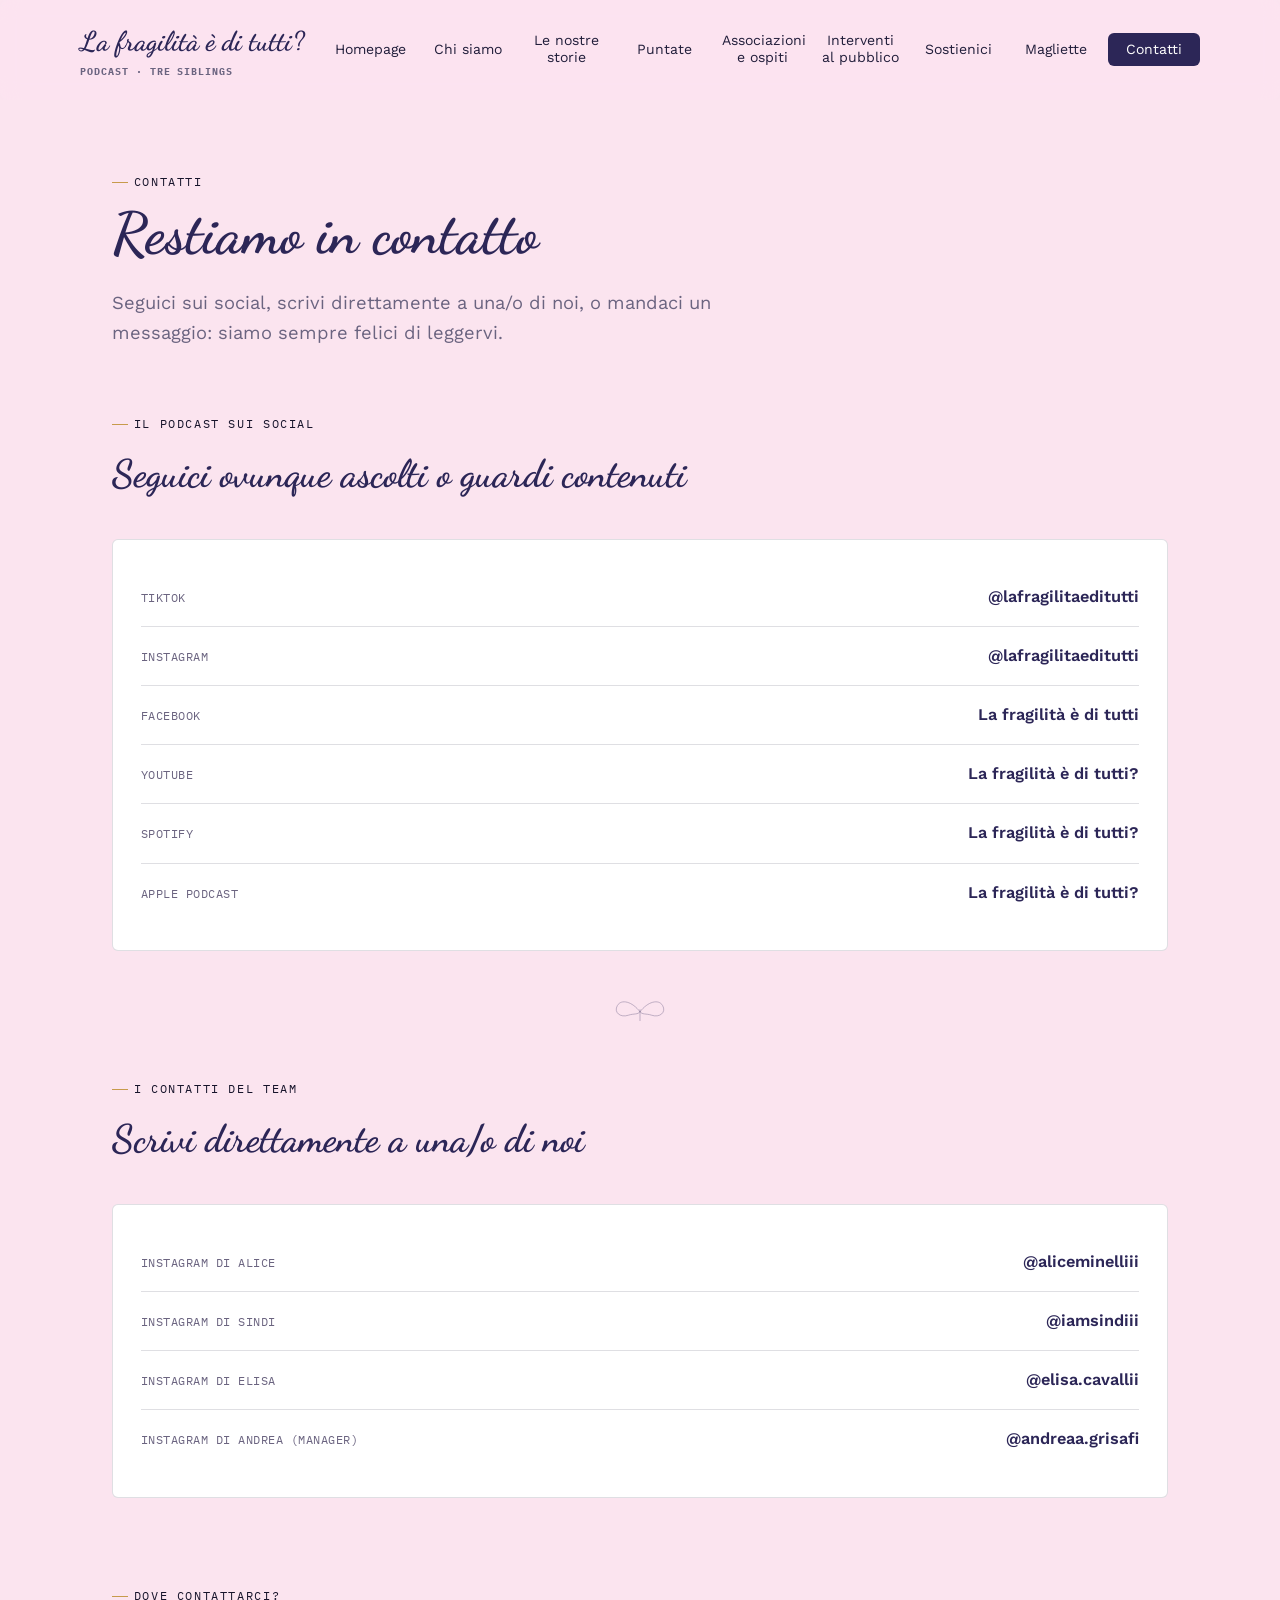
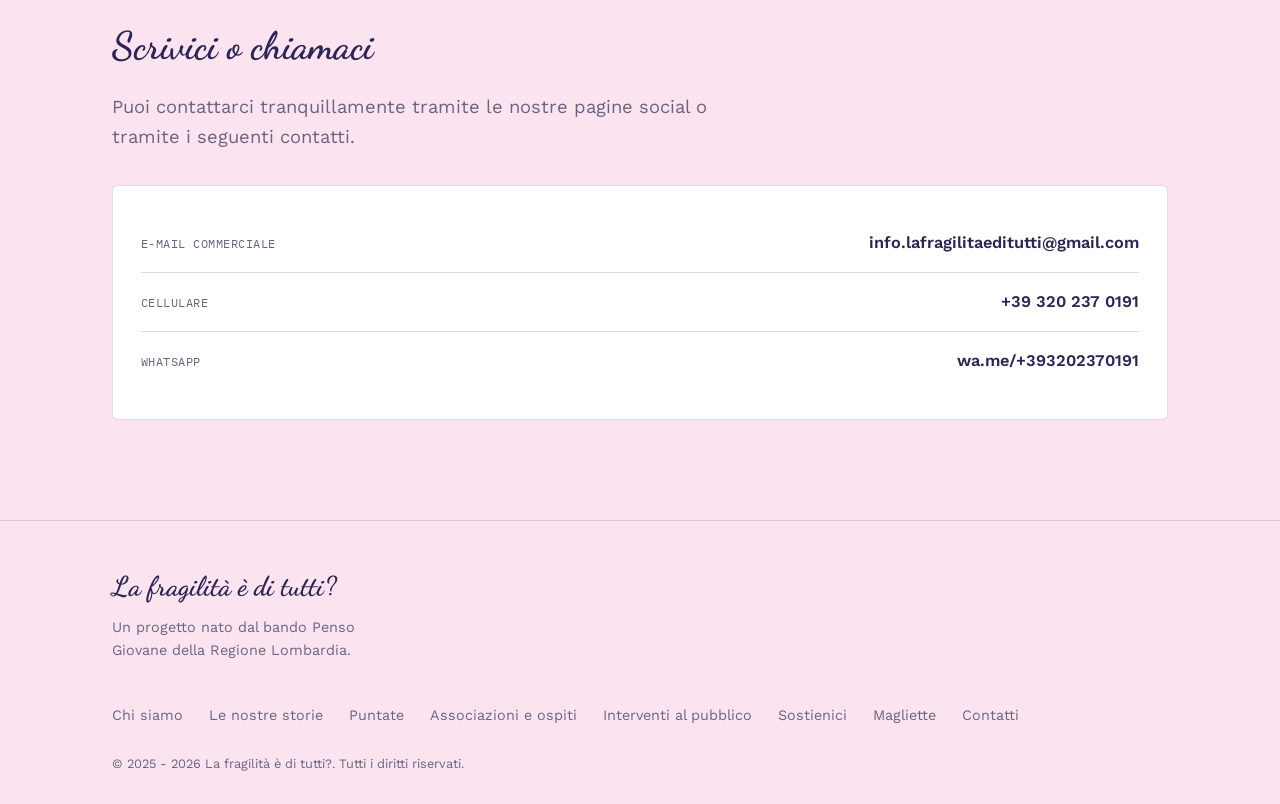
<file: contatti.html>
<!DOCTYPE html>
<html lang="it">
<head>
<meta charset="UTF-8">
<meta name="viewport" content="width=device-width, initial-scale=1.0">
<meta name="color-scheme" content="light only">
<title>Contatti — La fragilità è di tutti?</title>
<meta name="description" content="I social del podcast, i contatti del team e come scriverci: email, telefono e WhatsApp.">
<link rel="preconnect" href="https://fonts.googleapis.com">
<link href="https://fonts.googleapis.com/css2?family=Dancing+Script:wght@400;600;700&family=Work+Sans:wght@400;500;600&family=IBM+Plex+Mono:wght@400;500&display=swap" rel="stylesheet">
<link rel="stylesheet" href="css/style.css">
</head>
<body>

<header class="site">
  <div class="wrap nav-row">
    <a class="wordmark" href="index.html">La fragilità è di tutti?<small>podcast · tre siblings</small></a>
    <button class="nav-toggle" aria-label="Apri menu" aria-expanded="false">
      <svg width="18" height="18" viewBox="0 0 24 24" fill="none" stroke="currentColor" stroke-width="2"><line x1="3" y1="6" x2="21" y2="6"/><line x1="3" y1="12" x2="21" y2="12"/><line x1="3" y1="18" x2="21" y2="18"/></svg>
    </button>
    <nav class="primary">
      <ul>
        <li><a class="top-link" href="index.html">Homepage</a></li>
        <li>
          <a class="top-link" href="chi-siamo.html">Chi siamo</a>
          <div class="dropdown">
            <a href="chi-siamo.html#progetto">Il progetto</a>
            <a href="chi-siamo.html#team">Il team</a>
          </div>
        </li>
        <li>
          <a class="top-link" href="storie.html">Le nostre storie</a>
          <div class="dropdown">
            <a href="storie.html#alice">Storia di Alice</a>
            <a href="storie.html#sindi">Storia di Sindi</a>
            <a href="storie.html#elisa">Storia di Elisa</a>
          </div>
        </li>
        <li>
          <a class="top-link" href="puntate.html">Puntate</a>
          <div class="dropdown"><a href="puntate.html">Tutti gli episodi</a></div>
        </li>
        <li><a class="top-link" href="associazioni.html">Associazioni e ospiti</a></li>
        <li><a class="top-link" href="interventi.html">Interventi al pubblico</a></li>
        <li><a class="top-link" href="sostienici.html">Sostienici</a></li>
        <li><a class="top-link" href="magliette.html">Magliette</a></li>
        <li class="active"><a class="top-link" href="contatti.html">Contatti</a></li>
      </ul>
    </nav>
  </div>
</header>

<main>
  <section class="hero" style="padding-bottom:0;">
    <div class="wrap reveal">
      <p class="eyebrow">Contatti</p>
      <h1 style="font-size:clamp(2.4rem,5vw,3.6rem);">Restiamo in contatto</h1>
      <p class="lede">Seguici sui social, scrivi direttamente a una/o di noi, o mandaci un messaggio: siamo sempre felici di leggervi.</p>
    </div>
  </section>

  <section class="tight">
    <div class="wrap reveal">
      <div class="section-head">
        <p class="eyebrow">Il podcast sui social</p>
        <h2>Seguici ovunque ascolti o guardi contenuti</h2>
      </div>
      <div class="card contact-list">
        <div class="contact-row">
          <span class="label">TikTok</span>
          <a href="https://www.tiktok.com/@lafragilitaeditutti?_r=1&_t=ZN-98GtsaMr27a" target="_blank" rel="noopener">@lafragilitaeditutti</a>
        </div>
        <div class="contact-row">
          <span class="label">Instagram</span>
          <a href="https://www.instagram.com/lafragilitaeditutti?igsh=bHMya3AwajVkOGZr" target="_blank" rel="noopener">@lafragilitaeditutti</a>
        </div>
        <div class="contact-row">
          <span class="label">Facebook</span>
          <a href="https://www.facebook.com/share/19EZKYWf5D/?mibextid=wwXIfr" target="_blank" rel="noopener">La fragilità è di tutti</a>
        </div>
        <div class="contact-row">
          <span class="label">YouTube</span>
          <a href="https://youtube.com/@lafragilitaeditutti?si=vAAJNzQ5CSXIfmQk" target="_blank" rel="noopener">La fragilità è di tutti?</a>
        </div>
        <div class="contact-row">
          <span class="label">Spotify</span>
          <a href="https://open.spotify.com/show/1qUelq6oVAbayOr7maWI2o?si=6d0358655e224006" target="_blank" rel="noopener">La fragilità è di tutti?</a>
        </div>
        <div class="contact-row">
          <span class="label">Apple Podcast</span>
          <a href="https://podcasts.apple.com/it/podcast/la-fragilit%C3%A0-%C3%A8-di-tutti/id1840740519" target="_blank" rel="noopener">La fragilità è di tutti?</a>
        </div>
      </div>
    </div>
  </section>

  <div class="wrap reveal" style="text-align:center;">
    <svg class="butterfly-mark" viewBox="0 0 200 150" width="52" height="40" aria-hidden="true" style="opacity:.5;">
      <path d="M100,78 C70,38 28,28 13,54 C-2,80 24,102 56,91 C77,84 92,90 100,78 Z"/>
      <path d="M100,78 C130,38 172,28 187,54 C202,80 176,102 144,91 C123,84 108,90 100,78 Z"/>
      <path d="M100,70 L100,112"/>
    </svg>
  </div>

  <section class="tight">
    <div class="wrap reveal">
      <div class="section-head">
        <p class="eyebrow">I contatti del team</p>
        <h2>Scrivi direttamente a una/o di noi</h2>
      </div>
      <div class="card contact-list">
        <div class="contact-row">
          <span class="label">Instagram di Alice</span>
          <a href="https://www.instagram.com/aliceminelliii?igsh=MTk3YnY3ZzE2b3lweQ==" target="_blank" rel="noopener">@aliceminelliii</a>
        </div>
        <div class="contact-row">
          <span class="label">Instagram di Sindi</span>
          <a href="https://www.instagram.com/iamsindiii?igsh=emRrNXl1MDkxc2E3" target="_blank" rel="noopener">@iamsindiii</a>
        </div>
        <div class="contact-row">
          <span class="label">Instagram di Elisa</span>
          <a href="https://www.instagram.com/elisa.cavallii?igsh=MXdicnp1ZDYxM3dtMQ==" target="_blank" rel="noopener">@elisa.cavallii</a>
        </div>
        <div class="contact-row">
          <span class="label">Instagram di Andrea (manager)</span>
          <a href="https://www.instagram.com/andreaa.grisafi?igsh=MTZoeXNmOWZ6Nmo4dA==" target="_blank" rel="noopener">@andreaa.grisafi</a>
        </div>
      </div>
    </div>
  </section>

  <section class="tight">
    <div class="wrap reveal">
      <div class="section-head">
        <p class="eyebrow">Dove contattarci?</p>
        <h2>Scrivici o chiamaci</h2>
        <p class="lede">Puoi contattarci tranquillamente tramite le nostre pagine social o tramite i seguenti contatti.</p>
      </div>
      <div class="card contact-list">
        <div class="contact-row">
          <span class="label">E-mail commerciale</span>
          <a href="mailto:info.lafragilitaeditutti@gmail.com">info.lafragilitaeditutti@gmail.com</a>
        </div>
        <div class="contact-row">
          <span class="label">Cellulare</span>
          <a href="tel:+393202370191">+39 320 237 0191</a>
        </div>
        <div class="contact-row">
          <span class="label">WhatsApp</span>
          <a href="https://wa.me/+393202370191" target="_blank" rel="noopener">wa.me/+393202370191</a>
        </div>
      </div>
    </div>
  </section>
</main>

<footer class="site">
  <div class="wrap footer-grid">
    <div>
      <a class="wordmark" href="index.html">La fragilità è di tutti?</a>
      <p style="color:var(--ink-soft);font-size:.9rem;max-width:32ch;">Un progetto nato dal bando Penso Giovane della Regione Lombardia.</p>
    </div>
    <ul class="foot-links">
      <li><a href="chi-siamo.html">Chi siamo</a></li>
      <li><a href="storie.html">Le nostre storie</a></li>
      <li><a href="puntate.html">Puntate</a></li>
      <li><a href="associazioni.html">Associazioni e ospiti</a></li>
      <li><a href="interventi.html">Interventi al pubblico</a></li>
      <li><a href="sostienici.html">Sostienici</a></li>
      <li><a href="magliette.html">Magliette</a></li>
      <li><a href="contatti.html">Contatti</a></li>
    </ul>
  </div>
  <div class="wrap foot-note">© 2025 - 2026 La fragilità è di tutti?. Tutti i diritti riservati.</div>
</footer>

<script src="js/main.js"></script>
</body>
</html>
</file>
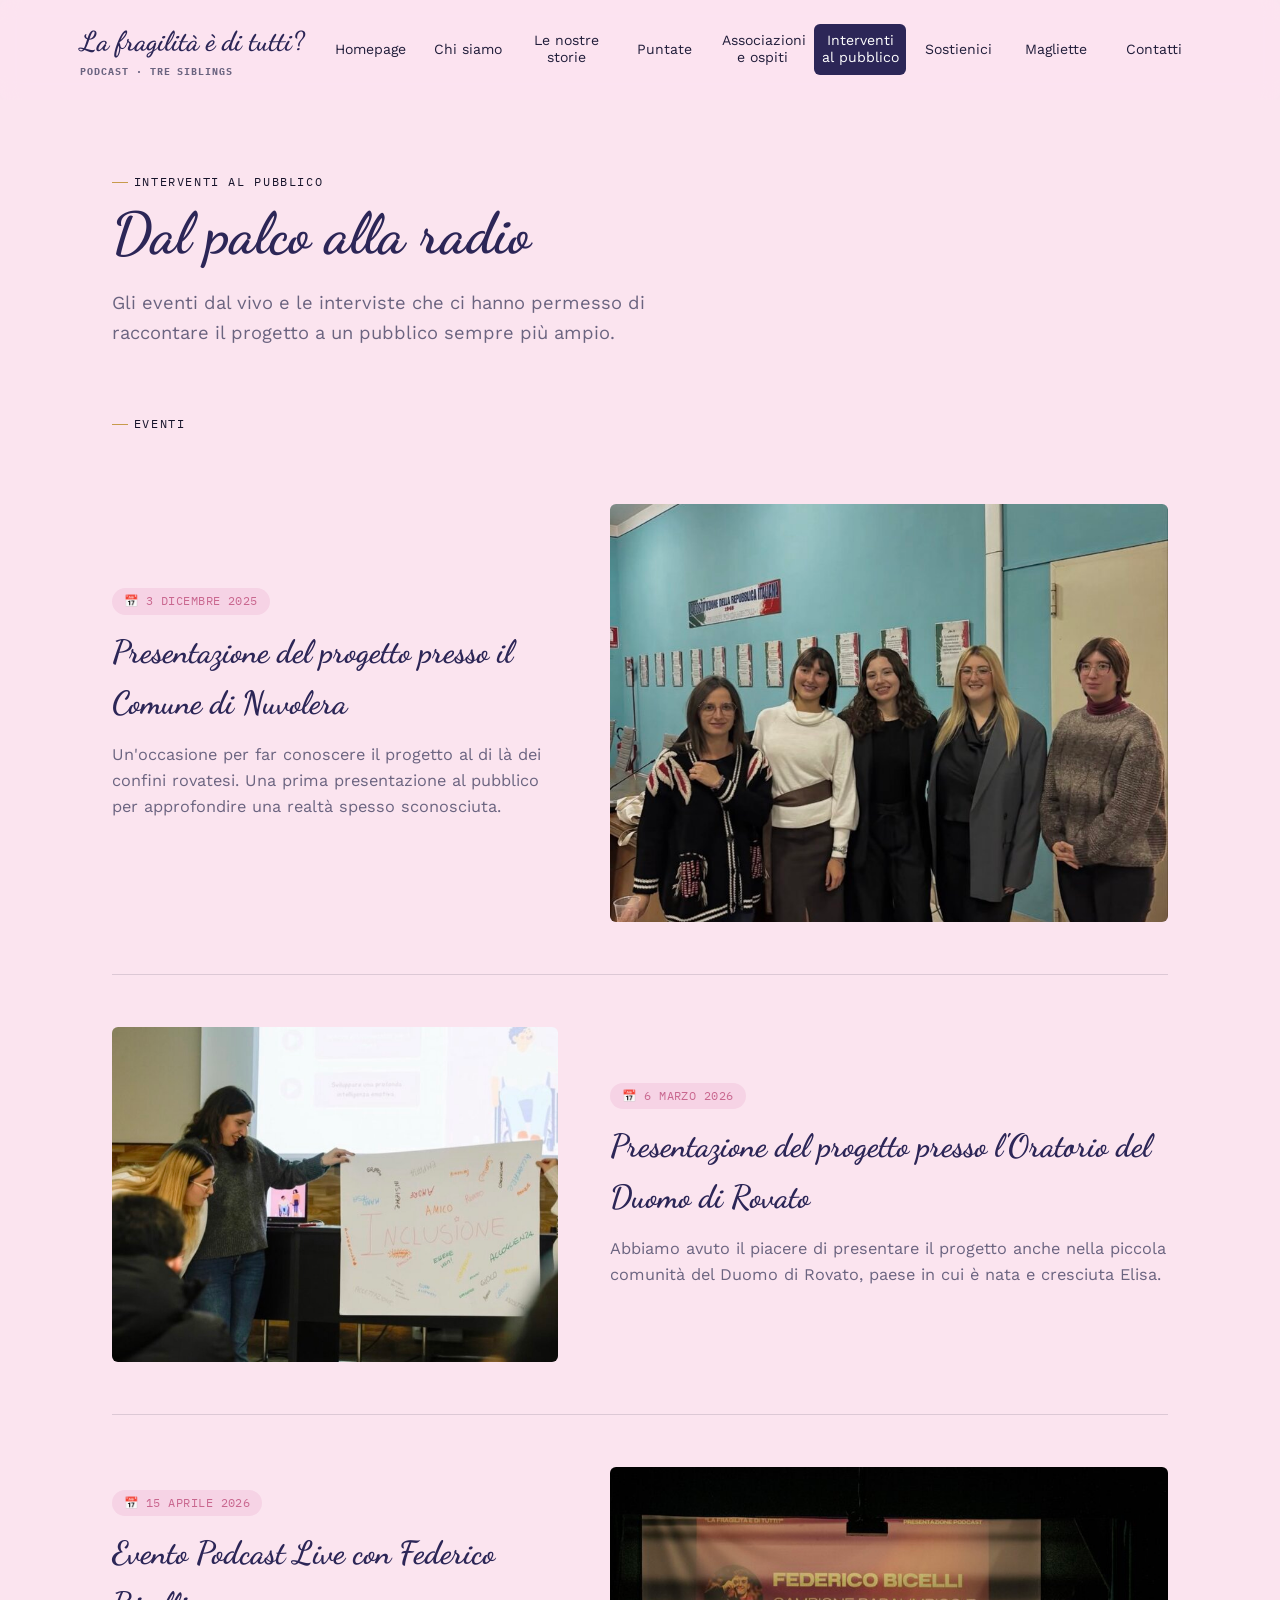
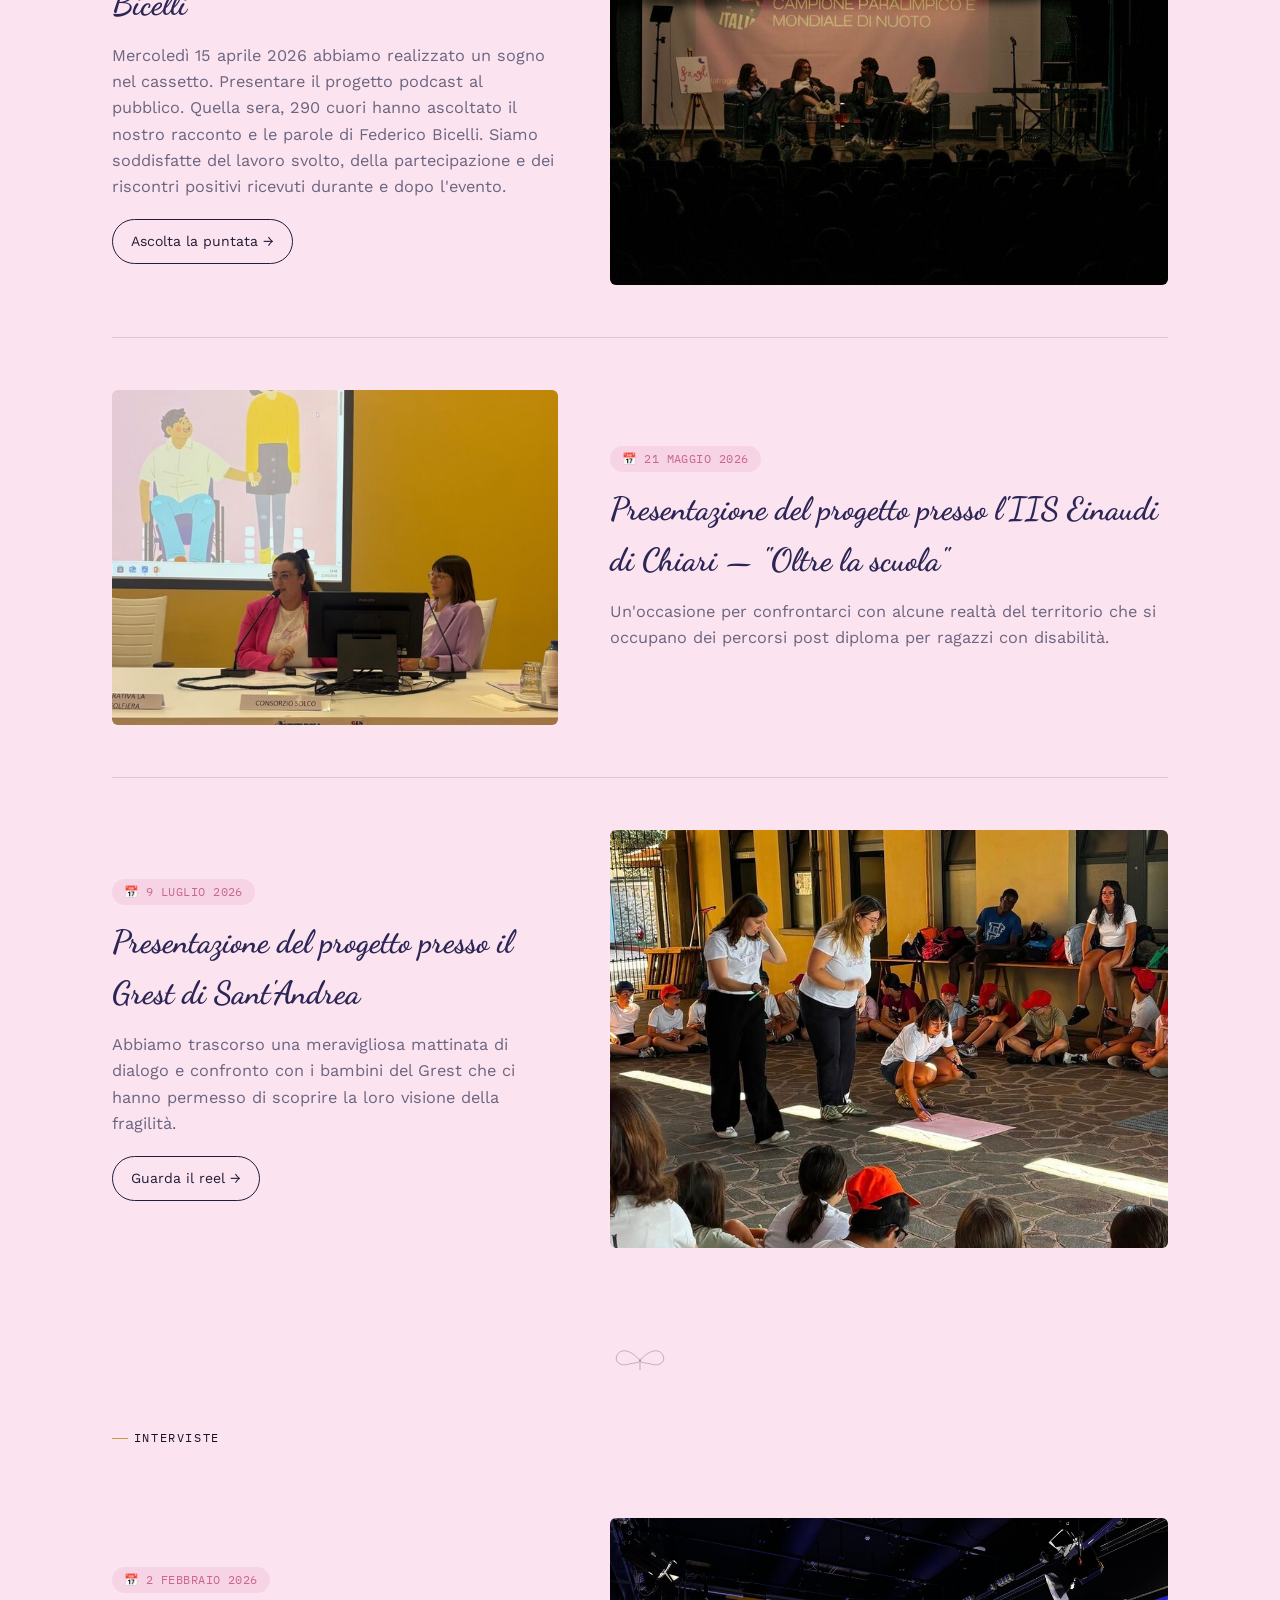
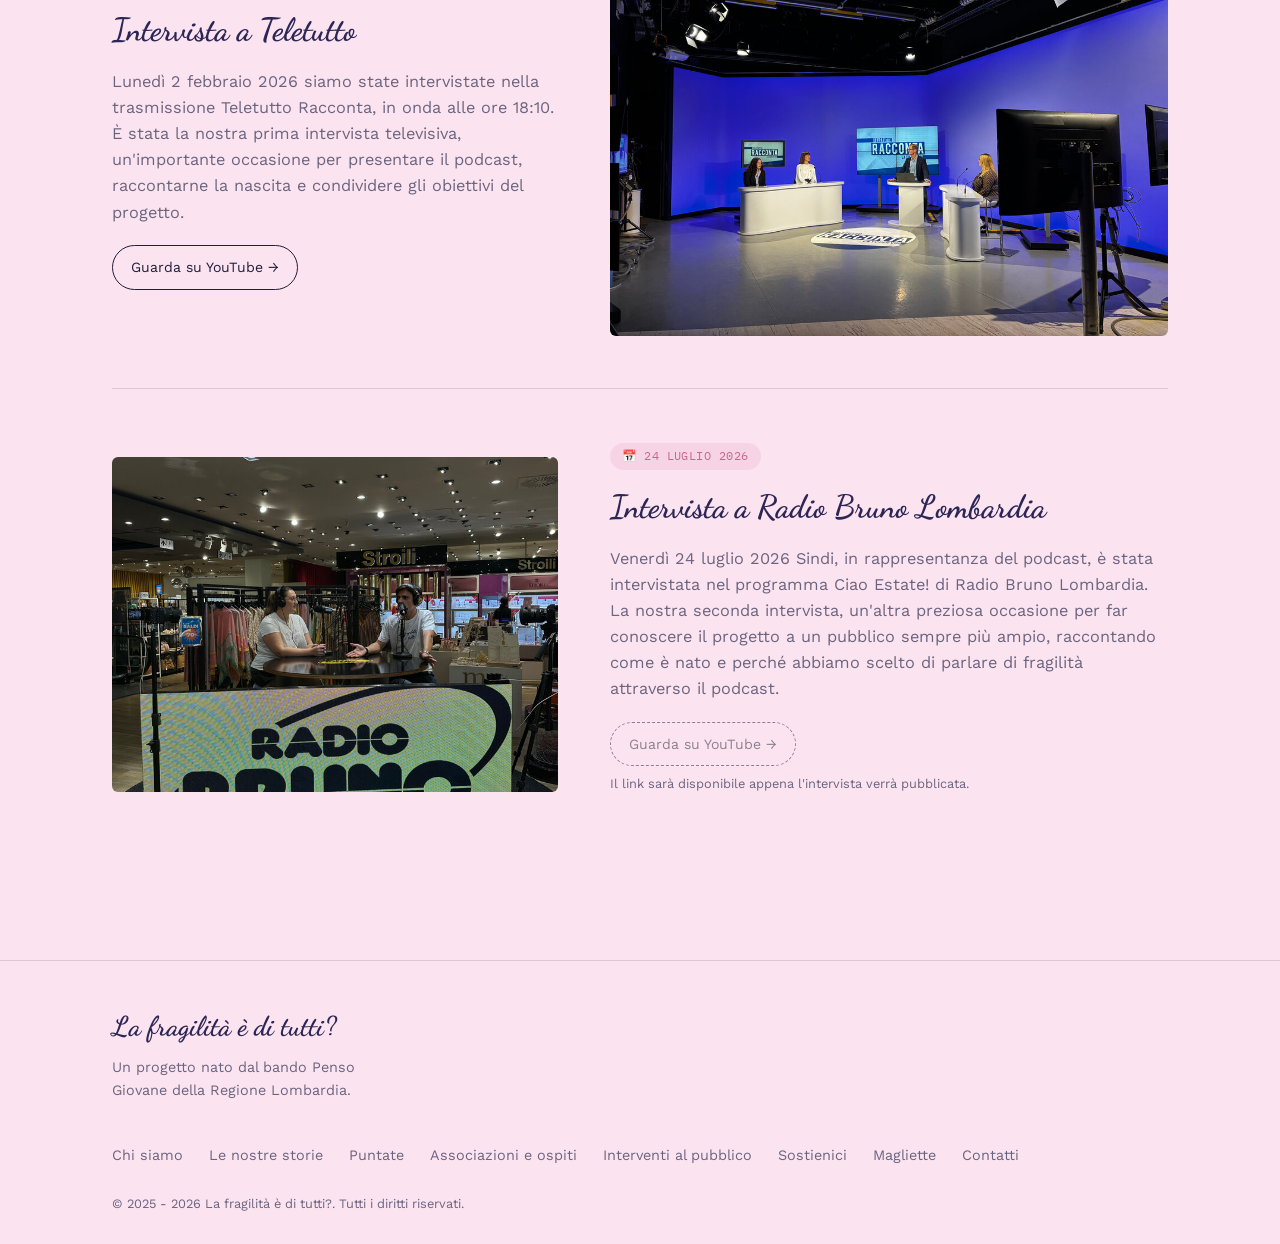
<file: interventi.html>
<!DOCTYPE html>
<html lang="it">
<head>
<meta charset="UTF-8">
<meta name="viewport" content="width=device-width, initial-scale=1.0">
<meta name="color-scheme" content="light only">
<title>Interventi al pubblico — La fragilità è di tutti?</title>
<meta name="description" content="Gli eventi dal vivo e le interviste del podcast: dal live con Federico Bicelli alle interviste radio e TV.">
<link rel="preconnect" href="https://fonts.googleapis.com">
<link href="https://fonts.googleapis.com/css2?family=Dancing+Script:wght@400;600;700&family=Work+Sans:wght@400;500;600&family=IBM+Plex+Mono:wght@400;500&display=swap" rel="stylesheet">
<link rel="stylesheet" href="css/style.css">
</head>
<body>

<header class="site">
  <div class="wrap nav-row">
    <a class="wordmark" href="index.html">La fragilità è di tutti?<small>podcast · tre siblings</small></a>
    <button class="nav-toggle" aria-label="Apri menu" aria-expanded="false">
      <svg width="18" height="18" viewBox="0 0 24 24" fill="none" stroke="currentColor" stroke-width="2"><line x1="3" y1="6" x2="21" y2="6"/><line x1="3" y1="12" x2="21" y2="12"/><line x1="3" y1="18" x2="21" y2="18"/></svg>
    </button>
    <nav class="primary">
      <ul>
        <li><a class="top-link" href="index.html">Homepage</a></li>
        <li>
          <a class="top-link" href="chi-siamo.html">Chi siamo</a>
          <div class="dropdown">
            <a href="chi-siamo.html#progetto">Il progetto</a>
            <a href="chi-siamo.html#team">Il team</a>
          </div>
        </li>
        <li>
          <a class="top-link" href="storie.html">Le nostre storie</a>
          <div class="dropdown">
            <a href="storie.html#alice">Storia di Alice</a>
            <a href="storie.html#sindi">Storia di Sindi</a>
            <a href="storie.html#elisa">Storia di Elisa</a>
          </div>
        </li>
        <li>
          <a class="top-link" href="puntate.html">Puntate</a>
          <div class="dropdown"><a href="puntate.html">Tutti gli episodi</a></div>
        </li>
        <li><a class="top-link" href="associazioni.html">Associazioni e ospiti</a></li>
        <li class="active"><a class="top-link" href="interventi.html">Interventi al pubblico</a></li>
        <li><a class="top-link" href="sostienici.html">Sostienici</a></li>
        <li><a class="top-link" href="magliette.html">Magliette</a></li>
        <li><a class="top-link" href="contatti.html">Contatti</a></li>
      </ul>
    </nav>
  </div>
</header>

<main>
  <section class="hero" style="padding-bottom:0;">
    <div class="wrap reveal">
      <p class="eyebrow">Interventi al pubblico</p>
      <h1 style="font-size:clamp(2.4rem,5vw,3.6rem);">Dal palco alla radio</h1>
      <p class="lede">Gli eventi dal vivo e le interviste che ci hanno permesso di raccontare il progetto a un pubblico sempre più ampio.</p>
    </div>
  </section>

  <section class="tight">
    <div class="wrap">
      <div class="section-head reveal" style="margin-bottom:8px;">
        <p class="eyebrow">Eventi</p>
      </div>

      <div class="guest-row reveal">
        <div class="guest-photo-lg"><img src="assets/interventi/nuvolera.jpg" alt="Presentazione del progetto presso il Comune di Nuvolera" loading="lazy"></div>
        <div class="guest-content">
          <span class="event-date">📅 3 dicembre 2025</span>
          <h2 class="guest-name">Presentazione del progetto presso il Comune di Nuvolera</h2>
          <p class="guest-desc">Un'occasione per far conoscere il progetto al di là dei confini rovatesi. Una prima presentazione al pubblico per approfondire una realtà spesso sconosciuta.</p>
        </div>
      </div>

      <div class="guest-row reveal">
        <div class="guest-photo-lg"><img src="assets/interventi/duomo.jpg" alt="Presentazione del progetto presso l'Oratorio del Duomo di Rovato" loading="lazy"></div>
        <div class="guest-content">
          <span class="event-date">📅 6 marzo 2026</span>
          <h2 class="guest-name">Presentazione del progetto presso l'Oratorio del Duomo di Rovato</h2>
          <p class="guest-desc">Abbiamo avuto il piacere di presentare il progetto anche nella piccola comunità del Duomo di Rovato, paese in cui è nata e cresciuta Elisa.</p>
        </div>
      </div>

      <div class="guest-row reveal">
        <div class="guest-photo-lg"><img src="assets/interventi/live.jpg" alt="Evento Podcast Live con Federico Bicelli" loading="lazy"></div>
        <div class="guest-content">
          <span class="event-date">📅 15 aprile 2026</span>
          <h2 class="guest-name">Evento Podcast Live con Federico Bicelli</h2>
          <p class="guest-desc">Mercoledì 15 aprile 2026 abbiamo realizzato un sogno nel cassetto. Presentare il progetto podcast al pubblico. Quella sera, 290 cuori hanno ascoltato il nostro racconto e le parole di Federico Bicelli. Siamo soddisfatte del lavoro svolto, della partecipazione e dei riscontri positivi ricevuti durante e dopo l'evento.</p>
          <a class="guest-link" href="puntate.html#puntata-14">Ascolta la puntata →</a>
        </div>
      </div>

      <div class="guest-row reveal">
        <div class="guest-photo-lg"><img src="assets/interventi/einaudi.jpg" alt="Presentazione del progetto presso l'IIS Einaudi di Chiari" loading="lazy"></div>
        <div class="guest-content">
          <span class="event-date">📅 21 maggio 2026</span>
          <h2 class="guest-name">Presentazione del progetto presso l'IIS Einaudi di Chiari — "Oltre la scuola"</h2>
          <p class="guest-desc">Un'occasione per confrontarci con alcune realtà del territorio che si occupano dei percorsi post diploma per ragazzi con disabilità.</p>
        </div>
      </div>

      <div class="guest-row reveal">
        <div class="guest-photo-lg"><img src="assets/interventi/grest.jpg" alt="Presentazione del progetto presso il Grest di Sant'Andrea" loading="lazy"></div>
        <div class="guest-content">
          <span class="event-date">📅 9 luglio 2026</span>
          <h2 class="guest-name">Presentazione del progetto presso il Grest di Sant'Andrea</h2>
          <p class="guest-desc">Abbiamo trascorso una meravigliosa mattinata di dialogo e confronto con i bambini del Grest che ci hanno permesso di scoprire la loro visione della fragilità.</p>
          <a class="guest-link" href="https://www.instagram.com/reel/DbLx-aFi0GQ/?igsh=NWQyMjh1dHV2dm9h" target="_blank" rel="noopener">Guarda il reel →</a>
        </div>
      </div>
    </div>
  </section>

  <div class="wrap reveal" style="text-align:center;">
    <svg class="butterfly-mark" viewBox="0 0 200 150" width="52" height="40" aria-hidden="true" style="opacity:.5;">
      <path d="M100,78 C70,38 28,28 13,54 C-2,80 24,102 56,91 C77,84 92,90 100,78 Z"/>
      <path d="M100,78 C130,38 172,28 187,54 C202,80 176,102 144,91 C123,84 108,90 100,78 Z"/>
      <path d="M100,70 L100,112"/>
    </svg>
  </div>

  <section class="tight">
    <div class="wrap">
      <div class="section-head reveal" style="margin-bottom:8px;">
        <p class="eyebrow">Interviste</p>
      </div>

      <div class="guest-row reveal">
        <div class="guest-photo-lg"><img src="assets/interventi/teletutto.jpg" alt="Intervista a Teletutto" loading="lazy"></div>
        <div class="guest-content">
          <span class="event-date">📅 2 febbraio 2026</span>
          <h2 class="guest-name">Intervista a Teletutto</h2>
          <p class="guest-desc">Lunedì 2 febbraio 2026 siamo state intervistate nella trasmissione Teletutto Racconta, in onda alle ore 18:10. È stata la nostra prima intervista televisiva, un'importante occasione per presentare il podcast, raccontarne la nascita e condividere gli obiettivi del progetto.</p>
          <a class="guest-link" href="https://youtu.be/COrZTPOePhY" target="_blank" rel="noopener">Guarda su YouTube →</a>
        </div>
      </div>

      <div class="guest-row reveal">
        <div class="guest-photo-lg"><img src="assets/interventi/rb.jpg" alt="Intervista a Radio Bruno Lombardia" loading="lazy"></div>
        <div class="guest-content">
          <span class="event-date">📅 24 luglio 2026</span>
          <h2 class="guest-name">Intervista a Radio Bruno Lombardia</h2>
          <p class="guest-desc">Venerdì 24 luglio 2026 Sindi, in rappresentanza del podcast, è stata intervistata nel programma Ciao Estate! di Radio Bruno Lombardia. La nostra seconda intervista, un'altra preziosa occasione per far conoscere il progetto a un pubblico sempre più ampio, raccontando come è nato e perché abbiamo scelto di parlare di fragilità attraverso il podcast.</p>
          <a class="guest-link disabled" href="#" aria-disabled="true">Guarda su YouTube →</a>
          <p style="font-size:.8rem; color:var(--ink-soft); margin-top:8px;">Il link sarà disponibile appena l'intervista verrà pubblicata.</p>
        </div>
      </div>
    </div>
  </section>
</main>

<footer class="site">
  <div class="wrap footer-grid">
    <div>
      <a class="wordmark" href="index.html">La fragilità è di tutti?</a>
      <p style="color:var(--ink-soft);font-size:.9rem;max-width:32ch;">Un progetto nato dal bando Penso Giovane della Regione Lombardia.</p>
    </div>
    <ul class="foot-links">
      <li><a href="chi-siamo.html">Chi siamo</a></li>
      <li><a href="storie.html">Le nostre storie</a></li>
      <li><a href="puntate.html">Puntate</a></li>
      <li><a href="associazioni.html">Associazioni e ospiti</a></li>
      <li><a href="interventi.html">Interventi al pubblico</a></li>
      <li><a href="sostienici.html">Sostienici</a></li>
      <li><a href="magliette.html">Magliette</a></li>
      <li><a href="contatti.html">Contatti</a></li>
    </ul>
  </div>
  <div class="wrap foot-note">© 2025 - 2026 La fragilità è di tutti?. Tutti i diritti riservati.</div>
</footer>

<script src="js/main.js"></script>
</body>
</html>
</file>
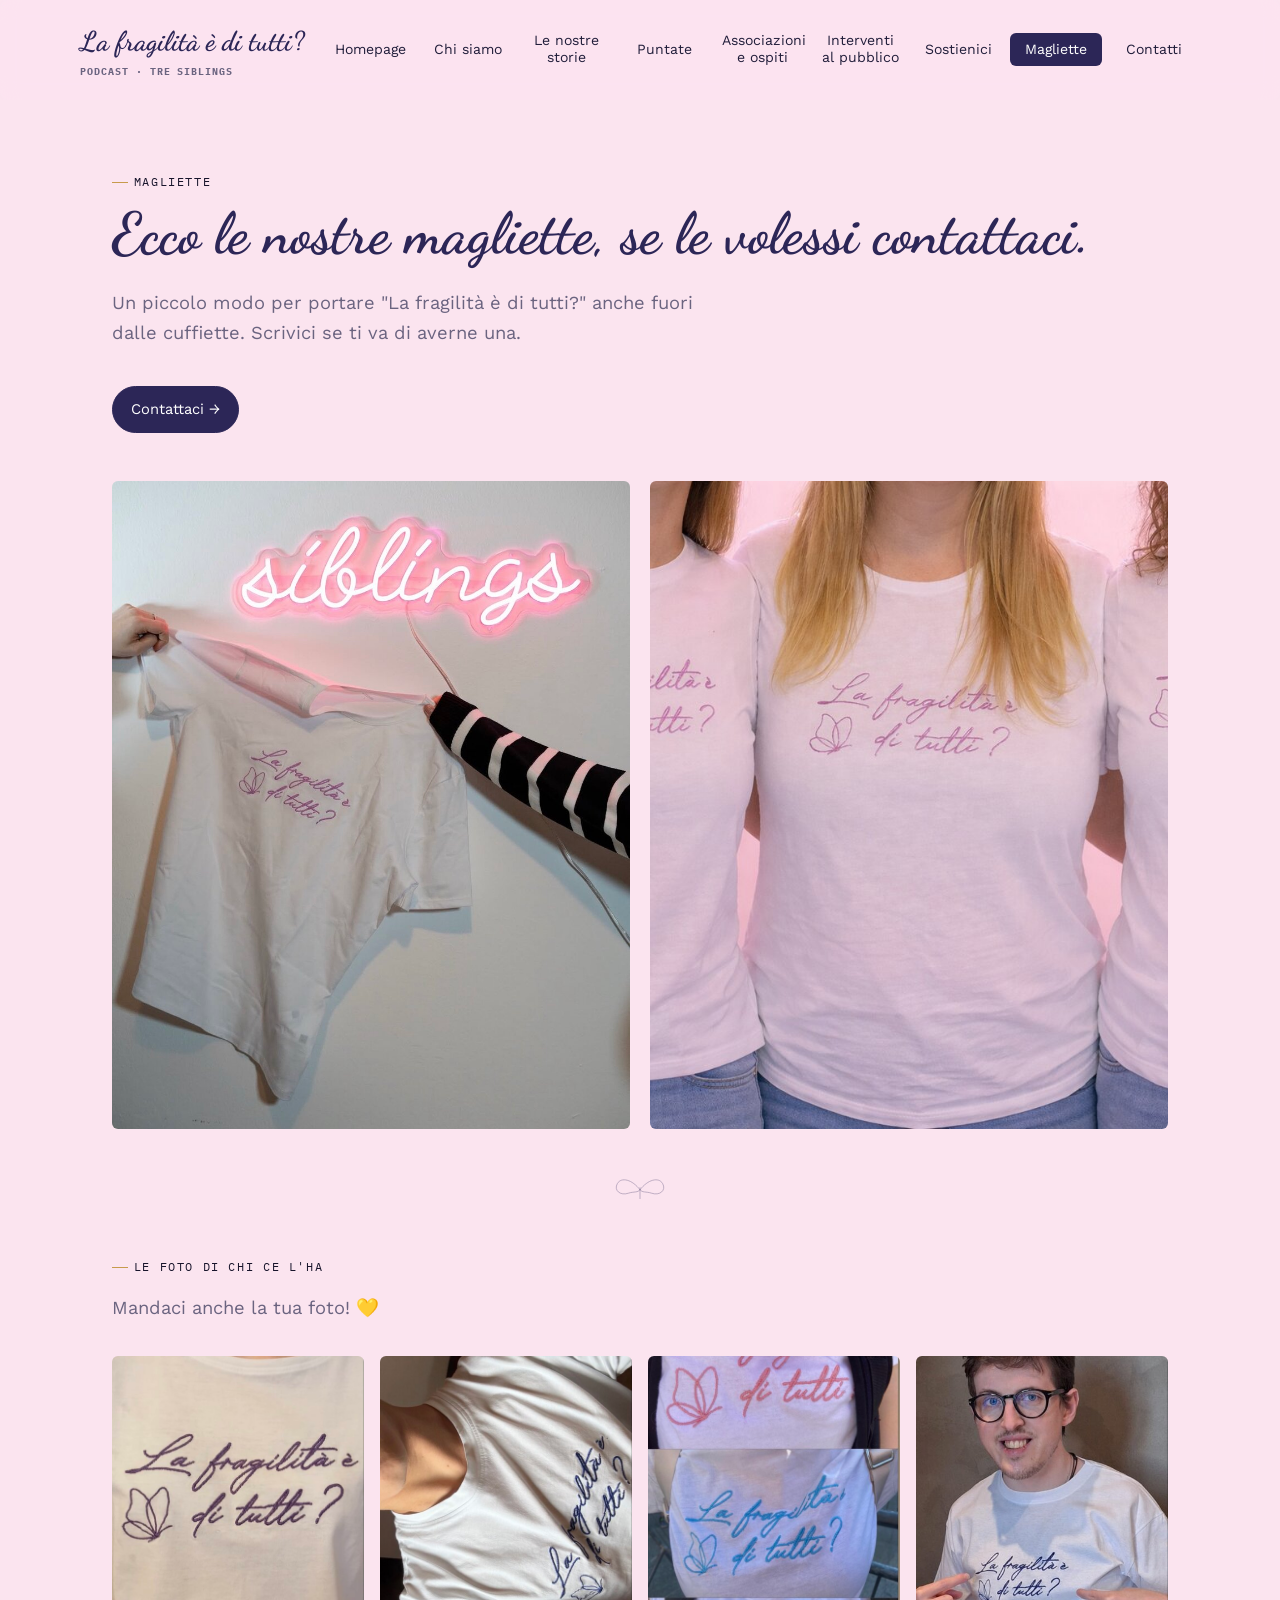
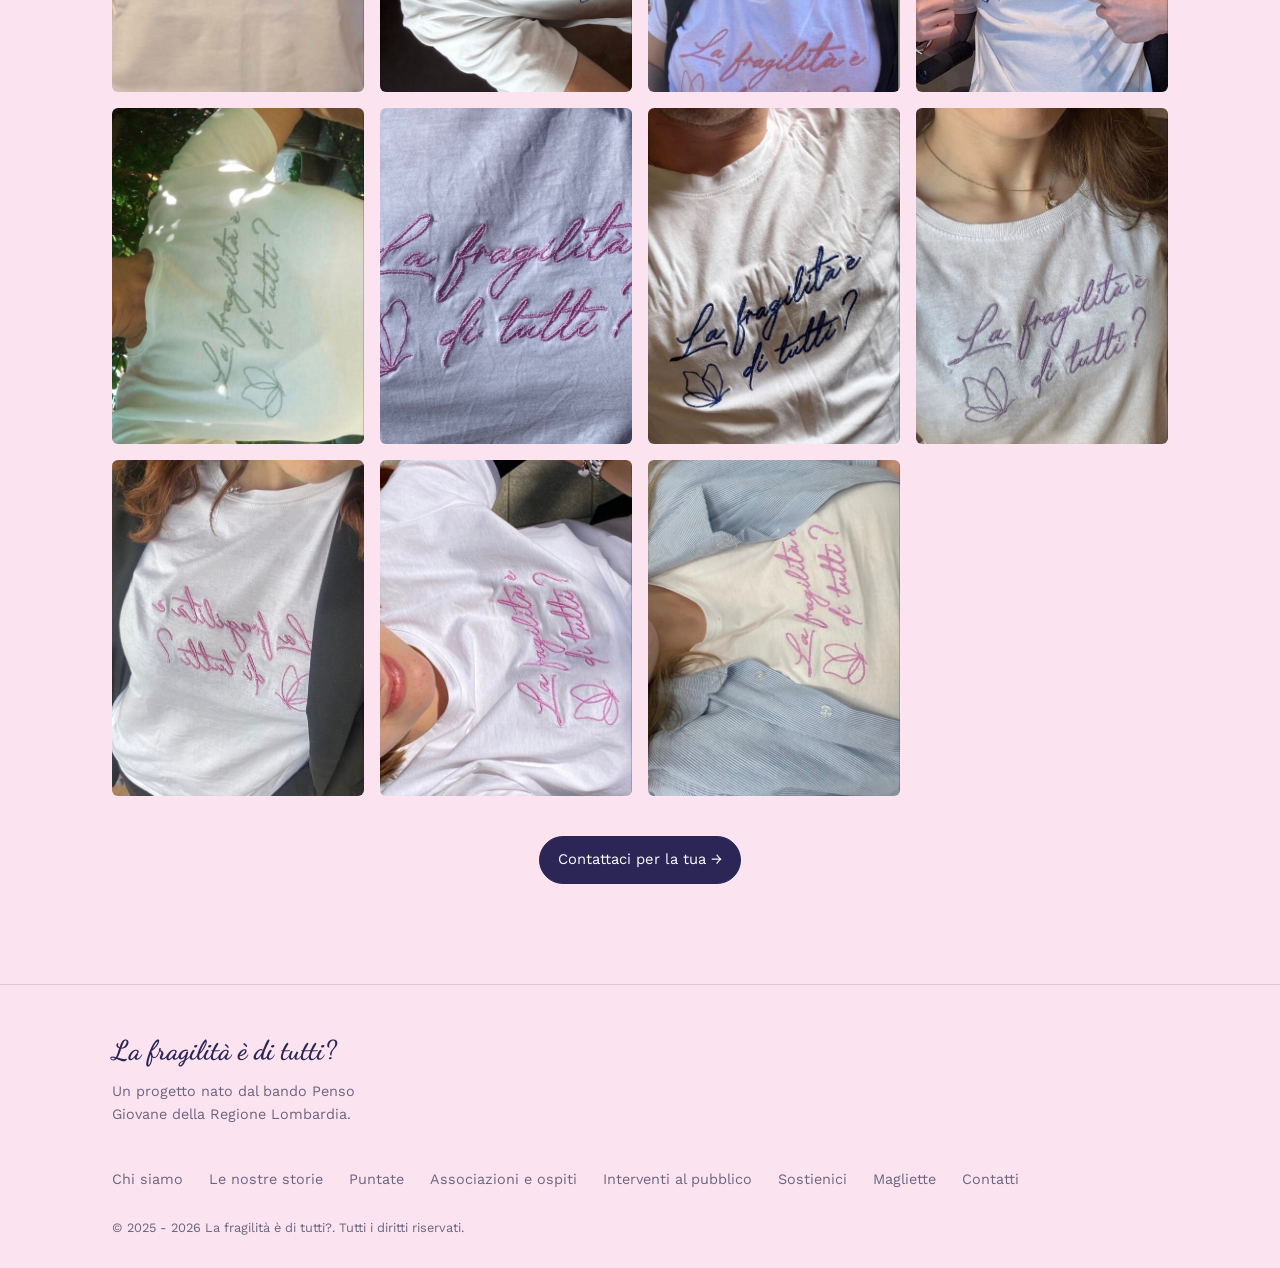
<file: magliette.html>
<!DOCTYPE html>
<html lang="it">
<head>
<meta charset="UTF-8">
<meta name="viewport" content="width=device-width, initial-scale=1.0">
<meta name="color-scheme" content="light only">
<title>Magliette — La fragilità è di tutti?</title>
<meta name="description" content="Le magliette del podcast, e le foto di chi le indossa. Contattaci se vuoi la tua.">
<link rel="preconnect" href="https://fonts.googleapis.com">
<link href="https://fonts.googleapis.com/css2?family=Dancing+Script:wght@400;600;700&family=Work+Sans:wght@400;500;600&family=IBM+Plex+Mono:wght@400;500&display=swap" rel="stylesheet">
<link rel="stylesheet" href="css/style.css">
</head>
<body>

<header class="site">
  <div class="wrap nav-row">
    <a class="wordmark" href="index.html">La fragilità è di tutti?<small>podcast · tre siblings</small></a>
    <button class="nav-toggle" aria-label="Apri menu" aria-expanded="false">
      <svg width="18" height="18" viewBox="0 0 24 24" fill="none" stroke="currentColor" stroke-width="2"><line x1="3" y1="6" x2="21" y2="6"/><line x1="3" y1="12" x2="21" y2="12"/><line x1="3" y1="18" x2="21" y2="18"/></svg>
    </button>
    <nav class="primary">
      <ul>
        <li><a class="top-link" href="index.html">Homepage</a></li>
        <li>
          <a class="top-link" href="chi-siamo.html">Chi siamo</a>
          <div class="dropdown">
            <a href="chi-siamo.html#progetto">Il progetto</a>
            <a href="chi-siamo.html#team">Il team</a>
          </div>
        </li>
        <li>
          <a class="top-link" href="storie.html">Le nostre storie</a>
          <div class="dropdown">
            <a href="storie.html#alice">Storia di Alice</a>
            <a href="storie.html#sindi">Storia di Sindi</a>
            <a href="storie.html#elisa">Storia di Elisa</a>
          </div>
        </li>
        <li>
          <a class="top-link" href="puntate.html">Puntate</a>
          <div class="dropdown"><a href="puntate.html">Tutti gli episodi</a></div>
        </li>
        <li><a class="top-link" href="associazioni.html">Associazioni e ospiti</a></li>
        <li><a class="top-link" href="interventi.html">Interventi al pubblico</a></li>
        <li><a class="top-link" href="sostienici.html">Sostienici</a></li>
        <li class="active"><a class="top-link" href="magliette.html">Magliette</a></li>
        <li><a class="top-link" href="contatti.html">Contatti</a></li>
      </ul>
    </nav>
  </div>
</header>

<main>
  <section class="hero" style="padding-bottom:0;">
    <div class="wrap reveal">
      <p class="eyebrow">Magliette</p>
      <h1 style="font-size:clamp(2.4rem,5vw,3.6rem);">Ecco le nostre magliette, se le volessi contattaci.</h1>
      <p class="lede">Un piccolo modo per portare "La fragilità è di tutti?" anche fuori dalle cuffiette. Scrivici se ti va di averne una.</p>
      <a class="pill-link filled" href="contatti.html" style="margin-top:20px; display:inline-flex;">Contattaci →</a>
    </div>
  </section>

  <section class="tight">
    <div class="wrap reveal">
      <div class="tshirt-hero-grid">
        <div class="ph"><img src="assets/magliette/copertina-1.jpg" alt="La maglietta del podcast" loading="lazy"></div>
        <div class="ph"><img src="assets/magliette/copertina-2.jpg" alt="La maglietta del podcast" loading="lazy"></div>
      </div>
    </div>
  </section>

  <div class="wrap reveal" style="text-align:center;">
    <svg class="butterfly-mark" viewBox="0 0 200 150" width="52" height="40" aria-hidden="true" style="opacity:.5;">
      <path d="M100,78 C70,38 28,28 13,54 C-2,80 24,102 56,91 C77,84 92,90 100,78 Z"/>
      <path d="M100,78 C130,38 172,28 187,54 C202,80 176,102 144,91 C123,84 108,90 100,78 Z"/>
      <path d="M100,70 L100,112"/>
    </svg>
  </div>

  <section class="tight">
    <div class="wrap">
      <div class="section-head reveal">
        <p class="eyebrow">Le foto di chi ce l'ha</p>
        <p class="lede" style="margin-top:6px;">Mandaci anche la tua foto! 💛</p>
      </div>

      <div class="tshirt-grid reveal">
        <div class="ph"><img src="assets/magliette/foto-1.jpg" alt="Chi indossa la maglietta del podcast" loading="lazy"></div>
        <div class="ph"><img src="assets/magliette/foto-2.jpg" alt="Chi indossa la maglietta del podcast" loading="lazy"></div>
        <div class="ph"><img src="assets/magliette/foto-3.jpg" alt="Chi indossa la maglietta del podcast" loading="lazy"></div>
        <div class="ph"><img src="assets/magliette/foto-4.jpg" alt="Chi indossa la maglietta del podcast" loading="lazy"></div>
        <div class="ph"><img src="assets/magliette/foto-5.jpg" alt="Chi indossa la maglietta del podcast" loading="lazy"></div>
        <div class="ph"><img src="assets/magliette/foto-6.jpg" alt="Chi indossa la maglietta del podcast" loading="lazy"></div>
        <div class="ph"><img src="assets/magliette/foto-7.jpg" alt="Chi indossa la maglietta del podcast" loading="lazy"></div>
        <div class="ph"><img src="assets/magliette/foto-8.jpg" alt="Chi indossa la maglietta del podcast" loading="lazy"></div>
        <div class="ph"><img src="assets/magliette/foto-9.jpg" alt="Chi indossa la maglietta del podcast" loading="lazy"></div>
        <div class="ph"><img src="assets/magliette/foto-10.jpg" alt="Chi indossa la maglietta del podcast" loading="lazy"></div>
        <div class="ph"><img src="assets/magliette/foto-11.jpg" alt="Chi indossa la maglietta del podcast" loading="lazy"></div>
      </div>
    </div>
  </section>

  <section class="tight" style="padding-top:0;">
    <div class="wrap reveal" style="text-align:center;">
      <a class="pill-link filled" href="contatti.html">Contattaci per la tua →</a>
    </div>
  </section>
</main>

<footer class="site">
  <div class="wrap footer-grid">
    <div>
      <a class="wordmark" href="index.html">La fragilità è di tutti?</a>
      <p style="color:var(--ink-soft);font-size:.9rem;max-width:32ch;">Un progetto nato dal bando Penso Giovane della Regione Lombardia.</p>
    </div>
    <ul class="foot-links">
      <li><a href="chi-siamo.html">Chi siamo</a></li>
      <li><a href="storie.html">Le nostre storie</a></li>
      <li><a href="puntate.html">Puntate</a></li>
      <li><a href="associazioni.html">Associazioni e ospiti</a></li>
      <li><a href="interventi.html">Interventi al pubblico</a></li>
      <li><a href="sostienici.html">Sostienici</a></li>
      <li><a href="magliette.html">Magliette</a></li>
      <li><a href="contatti.html">Contatti</a></li>
    </ul>
  </div>
  <div class="wrap foot-note">© 2025 - 2026 La fragilità è di tutti?. Tutti i diritti riservati.</div>
</footer>

<script src="js/main.js"></script>
</body>
</html>
</file>
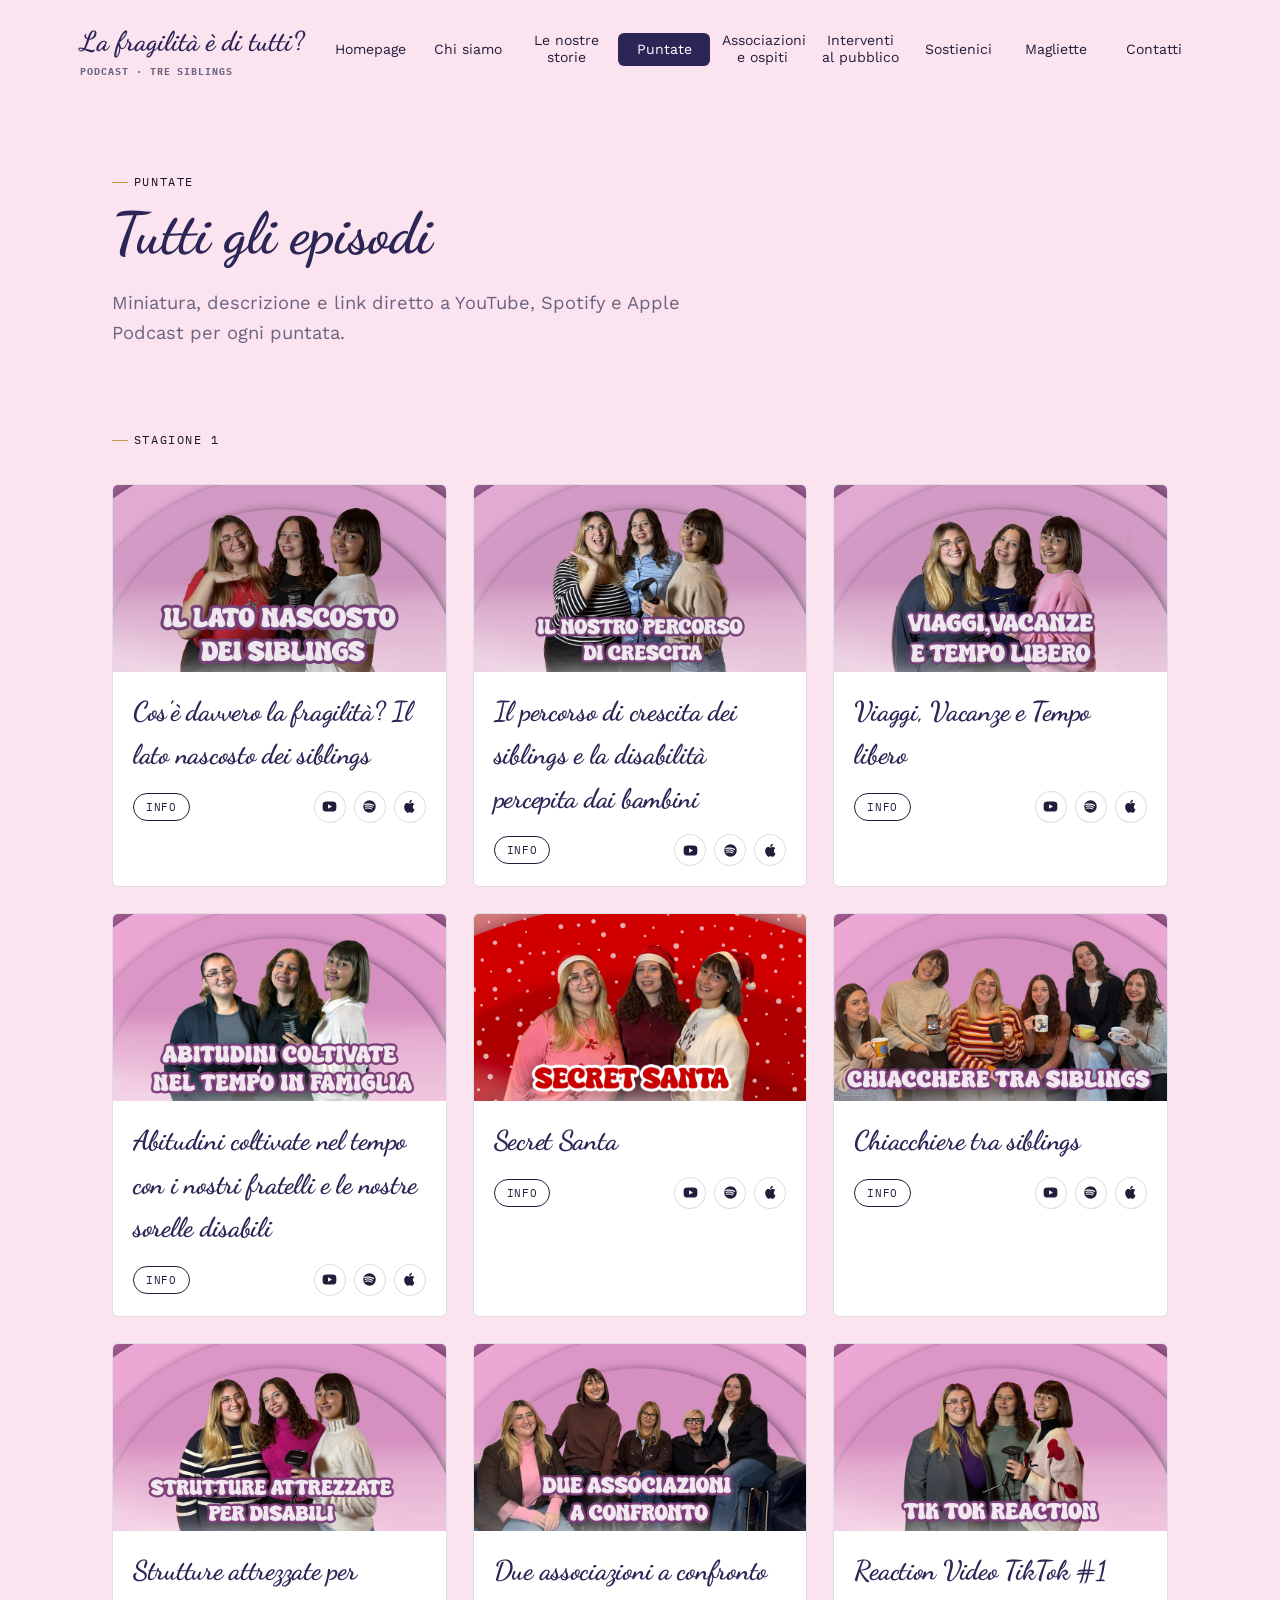
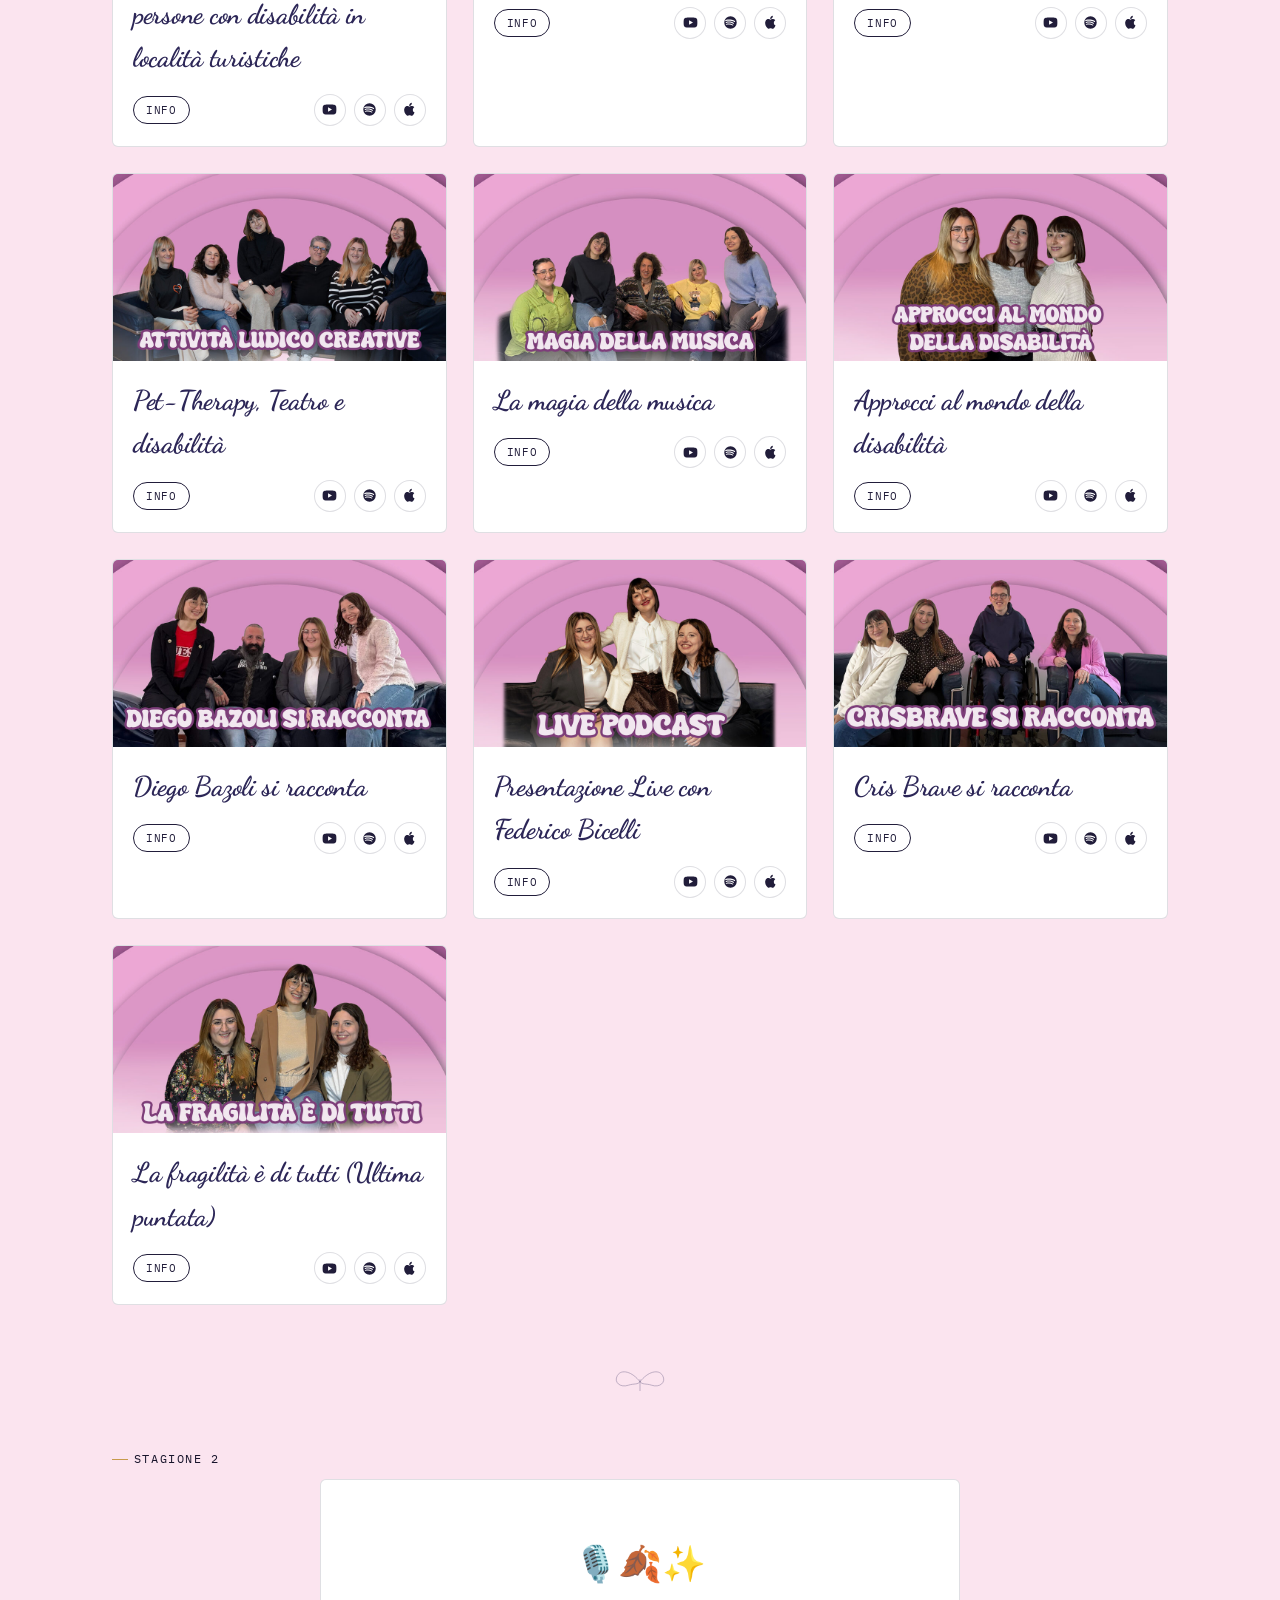
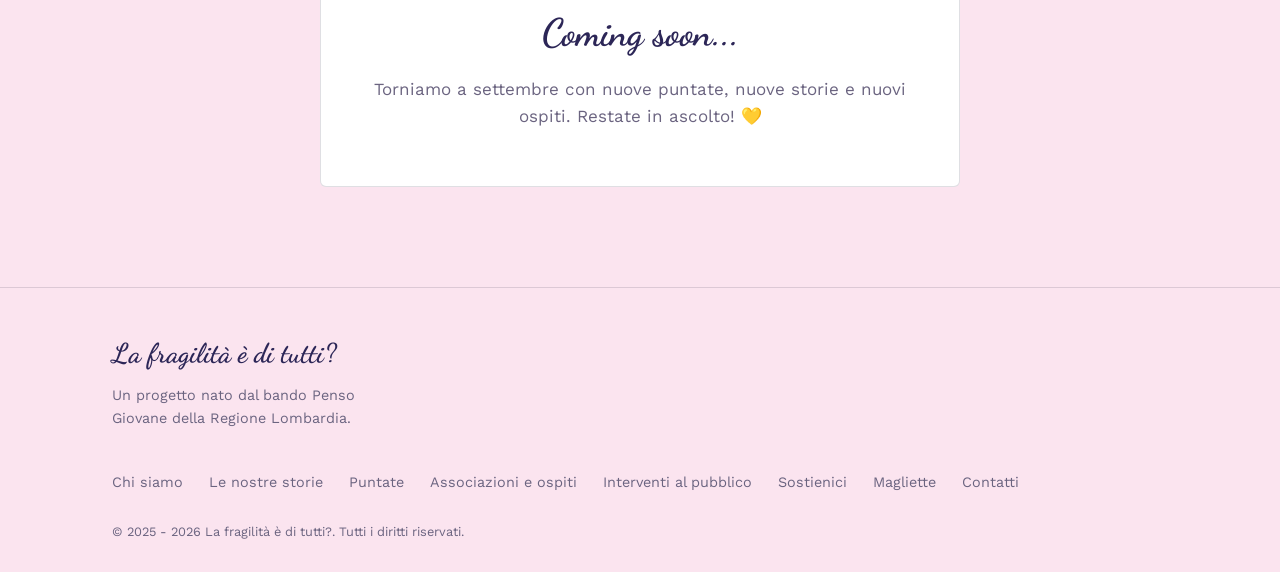
<file: puntate.html>
<!DOCTYPE html>
<html lang="it">
<head>
<meta charset="UTF-8">
<meta name="viewport" content="width=device-width, initial-scale=1.0">
<meta name="color-scheme" content="light only">
<title>Puntate — La fragilità è di tutti?</title>
<meta name="description" content="Tutte le puntate del podcast, con miniatura, descrizione e link a YouTube, Spotify e Apple Podcast.">
<link rel="preconnect" href="https://fonts.googleapis.com">
<link href="https://fonts.googleapis.com/css2?family=Dancing+Script:wght@400;600;700&family=Work+Sans:wght@400;500;600&family=IBM+Plex+Mono:wght@400;500&display=swap" rel="stylesheet">
<link rel="stylesheet" href="css/style.css">
</head>
<body>

<header class="site">
  <div class="wrap nav-row">
    <a class="wordmark" href="index.html">La fragilità è di tutti?<small>podcast · tre siblings</small></a>
    <button class="nav-toggle" aria-label="Apri menu" aria-expanded="false">
      <svg width="18" height="18" viewBox="0 0 24 24" fill="none" stroke="currentColor" stroke-width="2"><line x1="3" y1="6" x2="21" y2="6"/><line x1="3" y1="12" x2="21" y2="12"/><line x1="3" y1="18" x2="21" y2="18"/></svg>
    </button>
    <nav class="primary">
      <ul>
        <li><a class="top-link" href="index.html">Homepage</a></li>
        <li>
          <a class="top-link" href="chi-siamo.html">Chi siamo</a>
          <div class="dropdown">
            <a href="chi-siamo.html#progetto">Il progetto</a>
            <a href="chi-siamo.html#team">Il team</a>
          </div>
        </li>
        <li>
          <a class="top-link" href="storie.html">Le nostre storie</a>
          <div class="dropdown">
            <a href="storie.html#alice">Storia di Alice</a>
            <a href="storie.html#sindi">Storia di Sindi</a>
            <a href="storie.html#elisa">Storia di Elisa</a>
          </div>
        </li>
        <li class="active">
          <a class="top-link" href="puntate.html">Puntate</a>
          <div class="dropdown"><a href="puntate.html">Tutti gli episodi</a></div>
        </li>
        <li><a class="top-link" href="associazioni.html">Associazioni e ospiti</a></li>
        <li><a class="top-link" href="interventi.html">Interventi al pubblico</a></li>
        <li><a class="top-link" href="sostienici.html">Sostienici</a></li>
        <li><a class="top-link" href="magliette.html">Magliette</a></li>
        <li><a class="top-link" href="contatti.html">Contatti</a></li>
      </ul>
    </nav>
  </div>
</header>

<main>
  <section class="hero" style="padding-bottom:0;">
    <div class="wrap reveal">
      <p class="eyebrow">Puntate</p>
      <h1 style="font-size:clamp(2.4rem,5vw,3.6rem);">Tutti gli episodi</h1>
      <p class="lede">Miniatura, descrizione e link diretto a YouTube, Spotify e Apple Podcast per ogni puntata.</p>
    </div>
  </section>

  <section>
    <div class="wrap reveal">
      <div class="section-head" style="margin-bottom:24px;">
        <p class="eyebrow">Stagione 1</p>
      </div>
      <div class="ep-grid" data-episodes>
        <div class="ep-empty">Caricamento puntate…</div>
      </div>
    </div>
  </section>

  <div class="wrap reveal" style="text-align:center;">
    <svg class="butterfly-mark" viewBox="0 0 200 150" width="52" height="40" aria-hidden="true" style="opacity:.5;">
      <path d="M100,78 C70,38 28,28 13,54 C-2,80 24,102 56,91 C77,84 92,90 100,78 Z"/>
      <path d="M100,78 C130,38 172,28 187,54 C202,80 176,102 144,91 C123,84 108,90 100,78 Z"/>
      <path d="M100,70 L100,112"/>
    </svg>
  </div>

  <section class="tight">
    <div class="wrap reveal">
      <p class="eyebrow">Stagione 2</p>
      <div class="card" style="text-align:center; padding:56px 28px; max-width:640px; margin:0 auto;">
        <p style="font-size:2.2rem; margin-bottom:.3em;">🎙️🍂✨</p>
        <h2 style="margin-bottom:.3em;">Coming soon...</h2>
        <p style="color:var(--ink-soft); margin:0;">Torniamo a settembre con nuove puntate, nuove storie e nuovi ospiti. Restate in ascolto! 💛</p>
      </div>
    </div>
  </section>
</main>

<footer class="site">
  <div class="wrap footer-grid">
    <div>
      <a class="wordmark" href="index.html">La fragilità è di tutti?</a>
      <p style="color:var(--ink-soft);font-size:.9rem;max-width:32ch;">Un progetto nato dal bando Penso Giovane della Regione Lombardia.</p>
    </div>
    <ul class="foot-links">
      <li><a href="chi-siamo.html">Chi siamo</a></li>
      <li><a href="storie.html">Le nostre storie</a></li>
      <li><a href="puntate.html">Puntate</a></li>
      <li><a href="associazioni.html">Associazioni e ospiti</a></li>
      <li><a href="interventi.html">Interventi al pubblico</a></li>
      <li><a href="sostienici.html">Sostienici</a></li>
      <li><a href="magliette.html">Magliette</a></li>
      <li><a href="contatti.html">Contatti</a></li>
    </ul>
  </div>
  <div class="wrap foot-note">© 2025 - 2026 La fragilità è di tutti?. Tutti i diritti riservati.</div>
</footer>

<script src="js/main.js"></script>
</body>
</html>
</file>
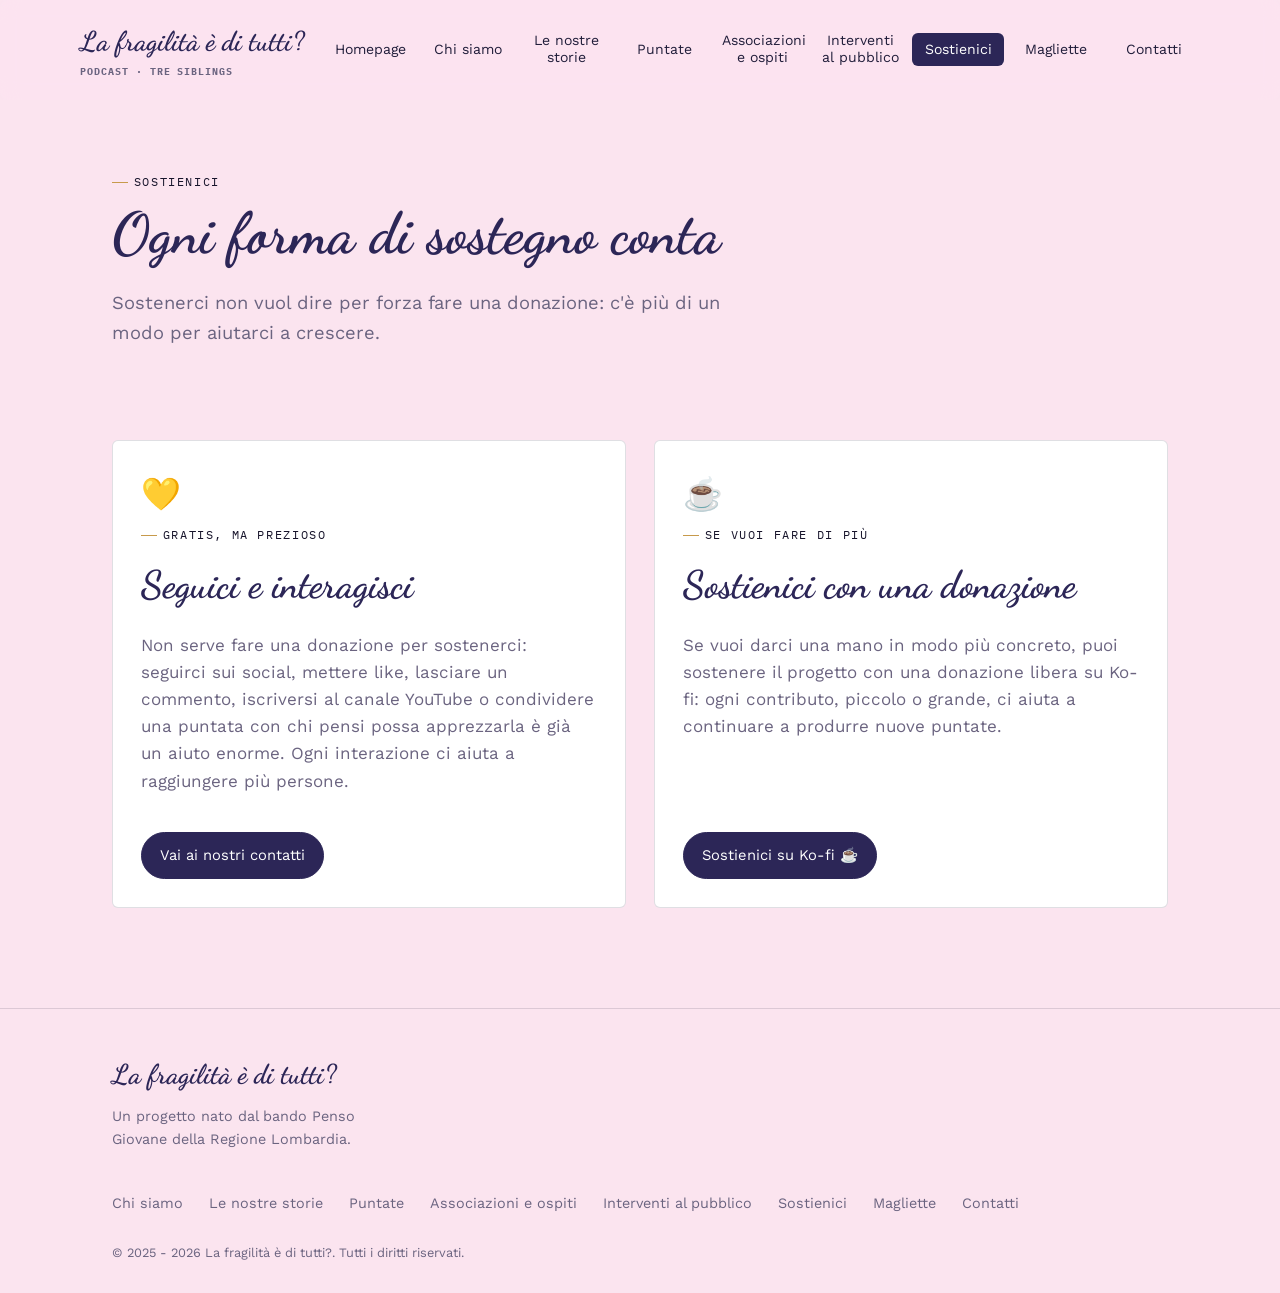
<file: sostienici.html>
<!DOCTYPE html>
<html lang="it">
<head>
<meta charset="UTF-8">
<meta name="viewport" content="width=device-width, initial-scale=1.0">
<meta name="color-scheme" content="light only">
<title>Sostienici — La fragilità è di tutti?</title>
<meta name="description" content="Come sostenere il podcast: seguendoci sui social, interagendo con noi, o con una donazione su Ko-fi.">
<link rel="preconnect" href="https://fonts.googleapis.com">
<link href="https://fonts.googleapis.com/css2?family=Dancing+Script:wght@400;600;700&family=Work+Sans:wght@400;500;600&family=IBM+Plex+Mono:wght@400;500&display=swap" rel="stylesheet">
<link rel="stylesheet" href="css/style.css">
</head>
<body>

<header class="site">
  <div class="wrap nav-row">
    <a class="wordmark" href="index.html">La fragilità è di tutti?<small>podcast · tre siblings</small></a>
    <button class="nav-toggle" aria-label="Apri menu" aria-expanded="false">
      <svg width="18" height="18" viewBox="0 0 24 24" fill="none" stroke="currentColor" stroke-width="2"><line x1="3" y1="6" x2="21" y2="6"/><line x1="3" y1="12" x2="21" y2="12"/><line x1="3" y1="18" x2="21" y2="18"/></svg>
    </button>
    <nav class="primary">
      <ul>
        <li><a class="top-link" href="index.html">Homepage</a></li>
        <li>
          <a class="top-link" href="chi-siamo.html">Chi siamo</a>
          <div class="dropdown">
            <a href="chi-siamo.html#progetto">Il progetto</a>
            <a href="chi-siamo.html#team">Il team</a>
          </div>
        </li>
        <li>
          <a class="top-link" href="storie.html">Le nostre storie</a>
          <div class="dropdown">
            <a href="storie.html#alice">Storia di Alice</a>
            <a href="storie.html#sindi">Storia di Sindi</a>
            <a href="storie.html#elisa">Storia di Elisa</a>
          </div>
        </li>
        <li>
          <a class="top-link" href="puntate.html">Puntate</a>
          <div class="dropdown"><a href="puntate.html">Tutti gli episodi</a></div>
        </li>
        <li><a class="top-link" href="associazioni.html">Associazioni e ospiti</a></li>
        <li><a class="top-link" href="interventi.html">Interventi al pubblico</a></li>
        <li class="active"><a class="top-link" href="sostienici.html">Sostienici</a></li>
        <li><a class="top-link" href="magliette.html">Magliette</a></li>
        <li><a class="top-link" href="contatti.html">Contatti</a></li>
      </ul>
    </nav>
  </div>
</header>

<main>
  <section class="hero" style="padding-bottom:0;">
    <div class="wrap reveal">
      <p class="eyebrow">Sostienici</p>
      <h1 style="font-size:clamp(2.4rem,5vw,3.6rem);">Ogni forma di sostegno conta</h1>
      <p class="lede">Sostenerci non vuol dire per forza fare una donazione: c'è più di un modo per aiutarci a crescere.</p>
    </div>
  </section>

  <section class="tight">
    <div class="wrap">
      <div class="team-grid cols-2" style="align-items:stretch;">

        <div class="card reveal" style="display:flex; flex-direction:column;">
          <p style="font-size:2rem; margin-bottom:.2em;">💛</p>
          <p class="eyebrow">Gratis, ma prezioso</p>
          <h2 style="margin-bottom:.4em;">Seguici e interagisci</h2>
          <p style="color:var(--ink-soft); flex:1;">Non serve fare una donazione per sostenerci: seguirci sui social, mettere like, lasciare un commento, iscriversi al canale YouTube o condividere una puntata con chi pensi possa apprezzarla è già un aiuto enorme. Ogni interazione ci aiuta a raggiungere più persone.</p>
          <a class="pill-link filled" href="contatti.html" style="margin-top:20px; align-self:flex-start;">Vai ai nostri contatti</a>
        </div>

        <div class="card reveal" style="display:flex; flex-direction:column;">
          <p style="font-size:2rem; margin-bottom:.2em;">☕</p>
          <p class="eyebrow">Se vuoi fare di più</p>
          <h2 style="margin-bottom:.4em;">Sostienici con una donazione</h2>
          <p style="color:var(--ink-soft); flex:1;">Se vuoi darci una mano in modo più concreto, puoi sostenere il progetto con una donazione libera su Ko-fi: ogni contributo, piccolo o grande, ci aiuta a continuare a produrre nuove puntate.</p>
          <a class="pill-link filled" href="https://ko-fi.com/lafragilitaeditutti" target="_blank" rel="noopener" style="margin-top:20px; align-self:flex-start;">Sostienici su Ko-fi ☕</a>
        </div>

      </div>
    </div>
  </section>
</main>

<footer class="site">
  <div class="wrap footer-grid">
    <div>
      <a class="wordmark" href="index.html">La fragilità è di tutti?</a>
      <p style="color:var(--ink-soft);font-size:.9rem;max-width:32ch;">Un progetto nato dal bando Penso Giovane della Regione Lombardia.</p>
    </div>
    <ul class="foot-links">
      <li><a href="chi-siamo.html">Chi siamo</a></li>
      <li><a href="storie.html">Le nostre storie</a></li>
      <li><a href="puntate.html">Puntate</a></li>
      <li><a href="associazioni.html">Associazioni e ospiti</a></li>
      <li><a href="interventi.html">Interventi al pubblico</a></li>
      <li><a href="sostienici.html">Sostienici</a></li>
      <li><a href="magliette.html">Magliette</a></li>
      <li><a href="contatti.html">Contatti</a></li>
    </ul>
  </div>
  <div class="wrap foot-note">© 2025 - 2026 La fragilità è di tutti?. Tutti i diritti riservati.</div>
</footer>

<script src="js/main.js"></script>
</body>
</html>
</file>
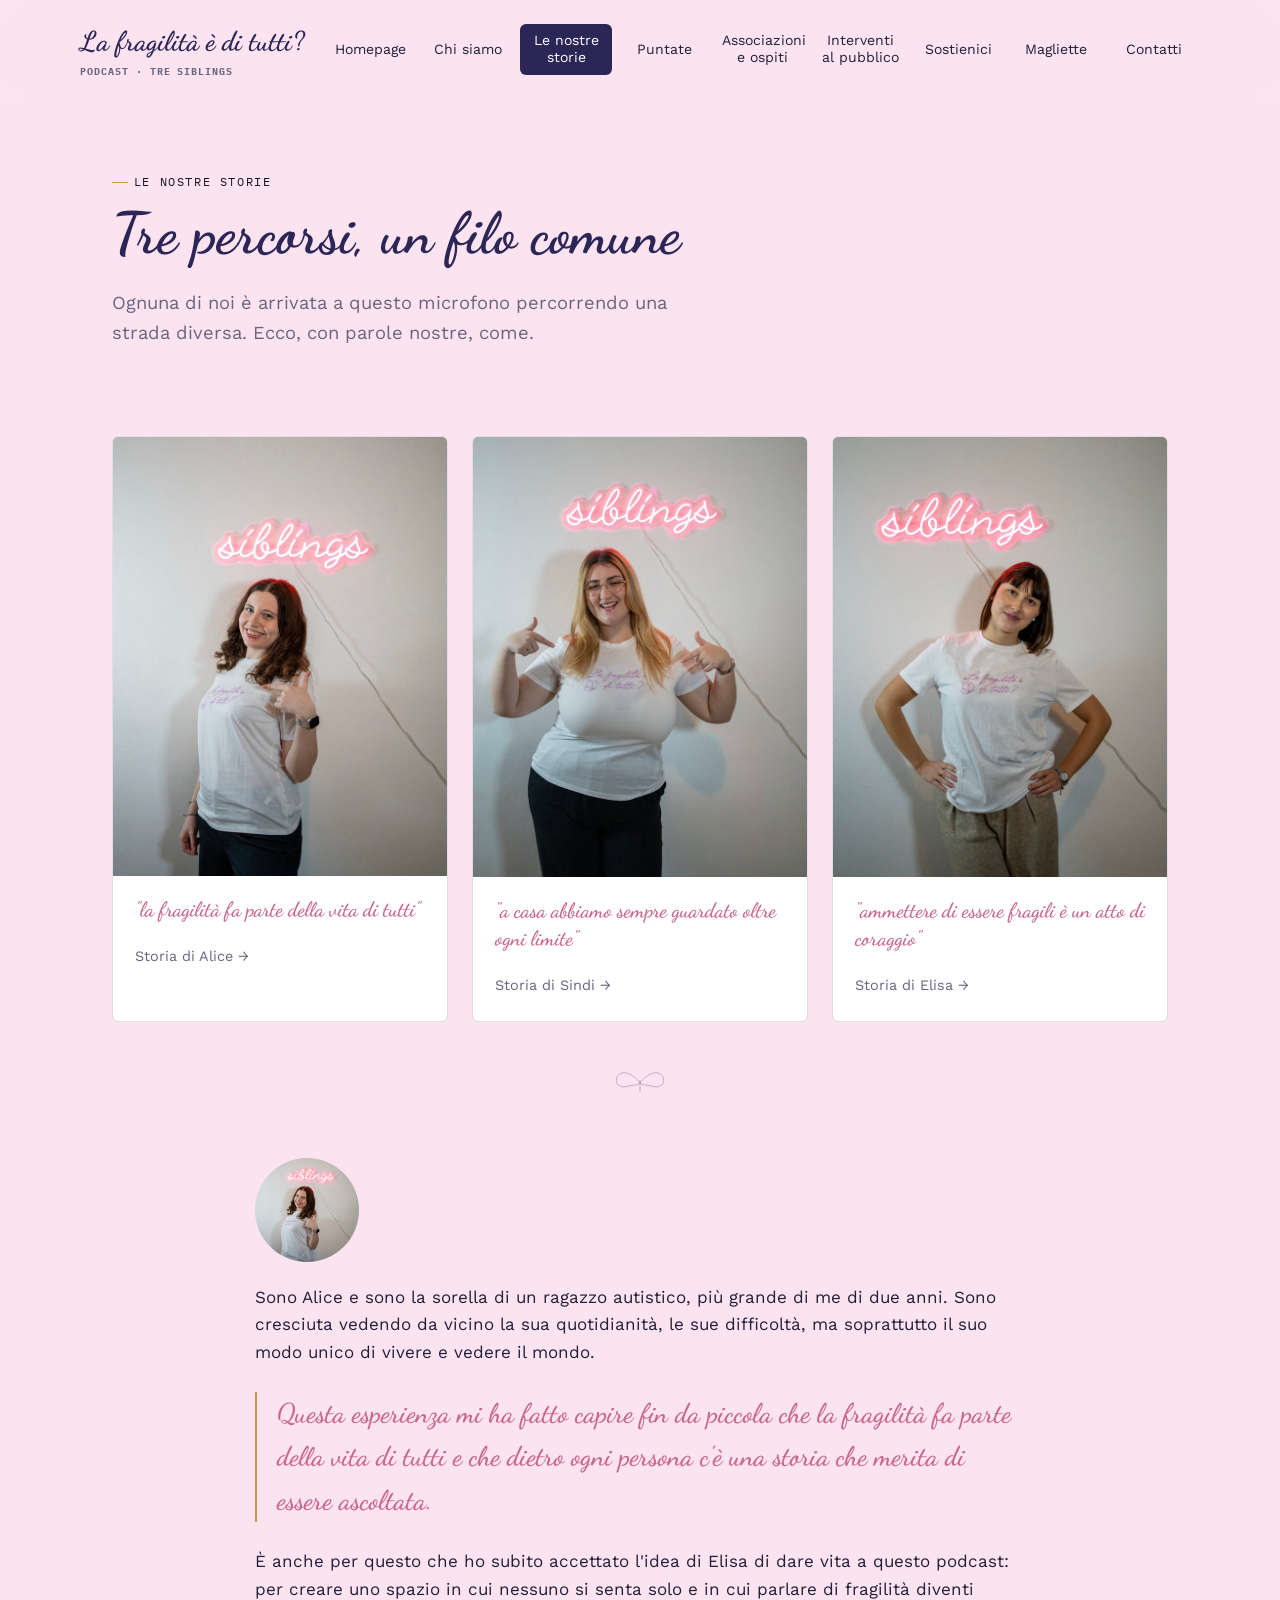
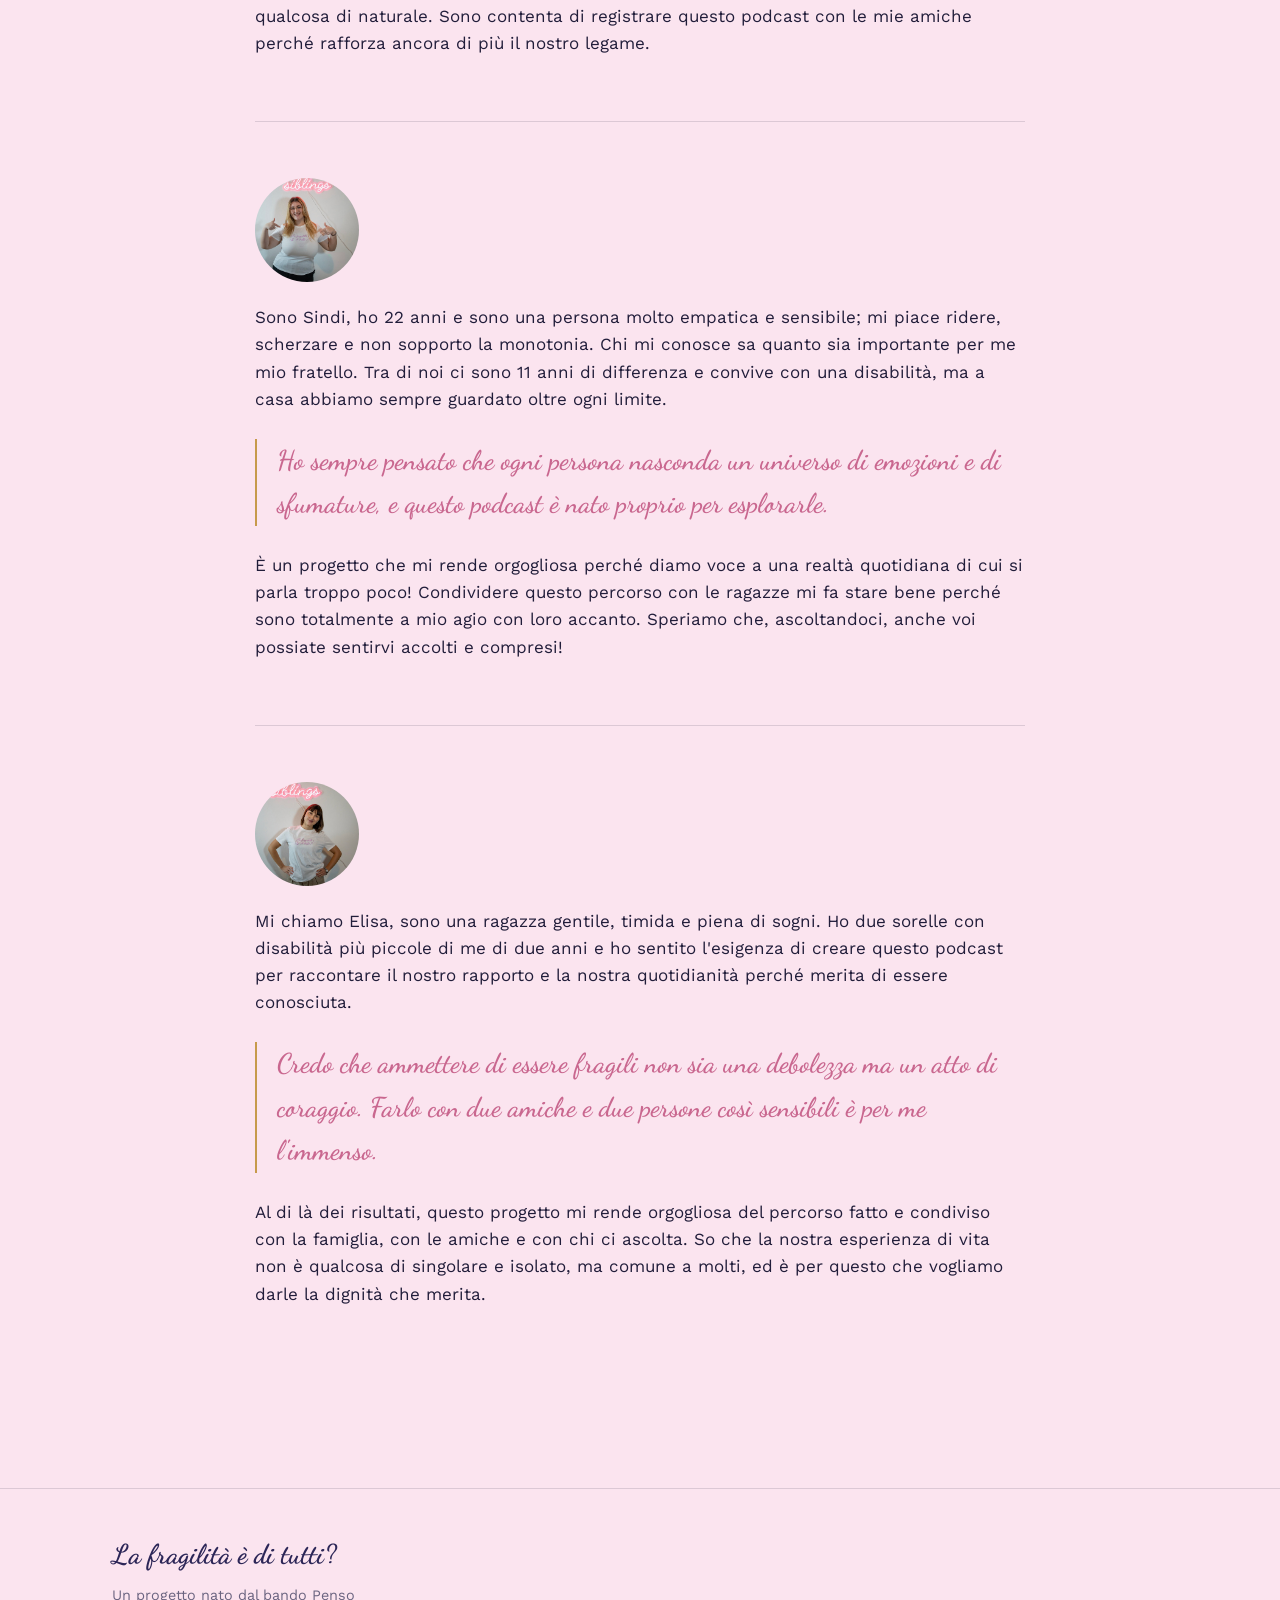
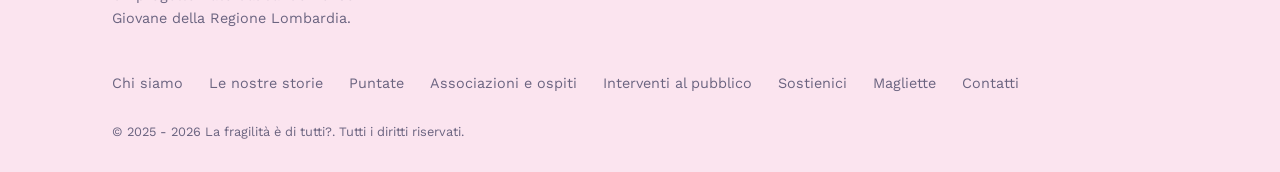
<file: storie.html>
<!DOCTYPE html>
<html lang="it">
<head>
<meta charset="UTF-8">
<meta name="viewport" content="width=device-width, initial-scale=1.0">
<meta name="color-scheme" content="light only">
<title>Le nostre storie — La fragilità è di tutti?</title>
<meta name="description" content="Le storie di Alice, Sindi ed Elisa, sorelle di persone con disabilità.">
<link rel="preconnect" href="https://fonts.googleapis.com">
<link href="https://fonts.googleapis.com/css2?family=Dancing+Script:wght@400;600;700&family=Work+Sans:wght@400;500;600&family=IBM+Plex+Mono:wght@400;500&display=swap" rel="stylesheet">
<link rel="stylesheet" href="css/style.css">
</head>
<body>

<header class="site">
  <div class="wrap nav-row">
    <a class="wordmark" href="index.html">La fragilità è di tutti?<small>podcast · tre siblings</small></a>
    <button class="nav-toggle" aria-label="Apri menu" aria-expanded="false">
      <svg width="18" height="18" viewBox="0 0 24 24" fill="none" stroke="currentColor" stroke-width="2"><line x1="3" y1="6" x2="21" y2="6"/><line x1="3" y1="12" x2="21" y2="12"/><line x1="3" y1="18" x2="21" y2="18"/></svg>
    </button>
    <nav class="primary">
      <ul>
        <li><a class="top-link" href="index.html">Homepage</a></li>
        <li>
          <a class="top-link" href="chi-siamo.html">Chi siamo</a>
          <div class="dropdown">
            <a href="chi-siamo.html#progetto">Il progetto</a>
            <a href="chi-siamo.html#team">Il team</a>
          </div>
        </li>
        <li class="active">
          <a class="top-link" href="storie.html">Le nostre storie</a>
          <div class="dropdown">
            <a href="storie.html#alice">Storia di Alice</a>
            <a href="storie.html#sindi">Storia di Sindi</a>
            <a href="storie.html#elisa">Storia di Elisa</a>
          </div>
        </li>
        <li>
          <a class="top-link" href="puntate.html">Puntate</a>
          <div class="dropdown"><a href="puntate.html">Tutti gli episodi</a></div>
        </li>
        <li><a class="top-link" href="associazioni.html">Associazioni e ospiti</a></li>
        <li><a class="top-link" href="interventi.html">Interventi al pubblico</a></li>
        <li><a class="top-link" href="sostienici.html">Sostienici</a></li>
        <li><a class="top-link" href="magliette.html">Magliette</a></li>
        <li><a class="top-link" href="contatti.html">Contatti</a></li>
      </ul>
    </nav>
  </div>
</header>

<main>
  <section class="hero" style="padding-bottom:0;">
    <div class="wrap reveal">
      <p class="eyebrow">Le nostre storie</p>
      <h1 style="font-size:clamp(2.4rem,5vw,3.6rem);">Tre percorsi, un filo comune</h1>
      <p class="lede">Ognuna di noi è arrivata a questo microfono percorrendo una strada diversa. Ecco, con parole nostre, come.</p>
    </div>
  </section>

  <section class="tight">
    <div class="wrap">
      <div class="stories-grid">
        <a class="story-card reveal" href="#alice">
          <div class="photo-frame" style="border:none;padding:0;">
            <img src="assets/alice.jpg" alt="Alice" style="width:100%;height:100%;object-fit:cover;">
          </div>
          <div class="body">
            <p class="quote">"la fragilità fa parte della vita di tutti"</p>
            <p style="color:var(--ink-soft);margin:.6em 0 0;font-size:.9rem;">Storia di Alice →</p>
          </div>
        </a>
        <a class="story-card reveal" href="#sindi">
          <div class="photo-frame" style="border:none;padding:0;">
            <img src="assets/sindi.jpg" alt="Sindi" style="width:100%;height:100%;object-fit:cover;">
          </div>
          <div class="body">
            <p class="quote">"a casa abbiamo sempre guardato oltre ogni limite"</p>
            <p style="color:var(--ink-soft);margin:.6em 0 0;font-size:.9rem;">Storia di Sindi →</p>
          </div>
        </a>
        <a class="story-card reveal" href="#elisa">
          <div class="photo-frame" style="border:none;padding:0;">
            <img src="assets/elisa.jpg" alt="Elisa" style="width:100%;height:100%;object-fit:cover;">
          </div>
          <div class="body">
            <p class="quote">"ammettere di essere fragili è un atto di coraggio"</p>
            <p style="color:var(--ink-soft);margin:.6em 0 0;font-size:.9rem;">Storia di Elisa →</p>
          </div>
        </a>
      </div>
    </div>
  </section>

  <div class="wrap reveal" style="text-align:center;">
    <svg class="butterfly-mark" viewBox="0 0 200 150" width="52" height="40" aria-hidden="true" style="opacity:.5;">
      <path d="M100,78 C70,38 28,28 13,54 C-2,80 24,102 56,91 C77,84 92,90 100,78 Z"/>
      <path d="M100,78 C130,38 172,28 187,54 C202,80 176,102 144,91 C123,84 108,90 100,78 Z"/>
      <path d="M100,70 L100,112"/>
    </svg>
  </div>

  <section>
    <div class="wrap">

      <article id="alice" class="story-block reveal">
        <header>
          <div class="photo-frame" style="border:none;padding:0;overflow:hidden;">
            <img src="assets/alice.jpg" alt="Alice" style="width:100%;height:100%;object-fit:cover;">
          </div>
        </header>
        <p>Sono Alice e sono la sorella di un ragazzo autistico, più grande di me di due anni. Sono cresciuta vedendo da vicino la sua quotidianità, le sue difficoltà, ma soprattutto il suo modo unico di vivere e vedere il mondo.</p>
        <blockquote>Questa esperienza mi ha fatto capire fin da piccola che la fragilità fa parte della vita di tutti e che dietro ogni persona c'è una storia che merita di essere ascoltata.</blockquote>
        <p>È anche per questo che ho subito accettato l'idea di Elisa di dare vita a questo podcast: per creare uno spazio in cui nessuno si senta solo e in cui parlare di fragilità diventi qualcosa di naturale. Sono contenta di registrare questo podcast con le mie amiche perché rafforza ancora di più il nostro legame.</p>
      </article>

      <article id="sindi" class="story-block reveal">
        <header>
          <div class="photo-frame" style="border:none;padding:0;overflow:hidden;">
            <img src="assets/sindi.jpg" alt="Sindi" style="width:100%;height:100%;object-fit:cover;">
          </div>
        </header>
        <p>Sono Sindi, ho 22 anni e sono una persona molto empatica e sensibile; mi piace ridere, scherzare e non sopporto la monotonia. Chi mi conosce sa quanto sia importante per me mio fratello. Tra di noi ci sono 11 anni di differenza e convive con una disabilità, ma a casa abbiamo sempre guardato oltre ogni limite.</p>
        <blockquote>Ho sempre pensato che ogni persona nasconda un universo di emozioni e di sfumature, e questo podcast è nato proprio per esplorarle.</blockquote>
        <p>È un progetto che mi rende orgogliosa perché diamo voce a una realtà quotidiana di cui si parla troppo poco! Condividere questo percorso con le ragazze mi fa stare bene perché sono totalmente a mio agio con loro accanto. Speriamo che, ascoltandoci, anche voi possiate sentirvi accolti e compresi!</p>
      </article>

      <article id="elisa" class="story-block reveal">
        <header>
          <div class="photo-frame" style="border:none;padding:0;overflow:hidden;">
            <img src="assets/elisa.jpg" alt="Elisa" style="width:100%;height:100%;object-fit:cover;">
          </div>
        </header>
        <p>Mi chiamo Elisa, sono una ragazza gentile, timida e piena di sogni. Ho due sorelle con disabilità più piccole di me di due anni e ho sentito l'esigenza di creare questo podcast per raccontare il nostro rapporto e la nostra quotidianità perché merita di essere conosciuta.</p>
        <blockquote>Credo che ammettere di essere fragili non sia una debolezza ma un atto di coraggio. Farlo con due amiche e due persone così sensibili è per me l'immenso.</blockquote>
        <p>Al di là dei risultati, questo progetto mi rende orgogliosa del percorso fatto e condiviso con la famiglia, con le amiche e con chi ci ascolta. So che la nostra esperienza di vita non è qualcosa di singolare e isolato, ma comune a molti, ed è per questo che vogliamo darle la dignità che merita.</p>
      </article>

    </div>
  </section>
</main>

<footer class="site">
  <div class="wrap footer-grid">
    <div>
      <a class="wordmark" href="index.html">La fragilità è di tutti?</a>
      <p style="color:var(--ink-soft);font-size:.9rem;max-width:32ch;">Un progetto nato dal bando Penso Giovane della Regione Lombardia.</p>
    </div>
    <ul class="foot-links">
      <li><a href="chi-siamo.html">Chi siamo</a></li>
      <li><a href="storie.html">Le nostre storie</a></li>
      <li><a href="puntate.html">Puntate</a></li>
      <li><a href="associazioni.html">Associazioni e ospiti</a></li>
      <li><a href="interventi.html">Interventi al pubblico</a></li>
      <li><a href="sostienici.html">Sostienici</a></li>
      <li><a href="magliette.html">Magliette</a></li>
      <li><a href="contatti.html">Contatti</a></li>
    </ul>
  </div>
  <div class="wrap foot-note">© 2025 - 2026 La fragilità è di tutti?. Tutti i diritti riservati.</div>
</footer>

<script src="js/main.js"></script>
</body>
</html>
</file>
<file: css/style.css>
/* =========================================================
   LA FRAGILITÀ È DI TUTTI? — stylesheet
   Direzione: ripresa dal logo ufficiale — fondo rosa confetto,
   script scorsivo blu notte, farfalla disegnata a mano come
   firma visiva ricorrente. Scroll animato in stile Apple:
   rivelazioni "fade + slide" all'ingresso in viewport, nav che
   si condensa scrollando, farfalla che si disegna in apertura.
   (I nomi delle variabili --teal/--plum/--gold restano per
   comodità di manutenzione, ma i valori sono stati aggiornati
   alla nuova palette rosa/blu notte/oro.)
   ========================================================= */

:root{
  --bg: #FBE4EF;
  --surface: #FFFFFF;
  --surface-2: #F6D3E5;
  --ink: #211D3A;
  --ink-soft: #6B6480;
  --teal: #2C2657;
  --teal-dark: #17142B;
  --plum: #C9678F;
  --gold: #C79A4B;
  --line: rgba(33,29,58,0.14);
  --radius: 6px;
  --maxw: 1120px;

  --font-display: "Dancing Script", "Segoe Script", cursive;
  --font-body: "Work Sans", "Segoe UI", sans-serif;
  --font-voice: "Dancing Script", cursive;
  --font-mono: "IBM Plex Mono", monospace;
}

*{box-sizing:border-box;}
html{scroll-behavior:smooth; color-scheme:light only;}
body{
  margin:0;
  background:var(--bg);
  color:var(--ink);
  font-family:var(--font-body);
  font-size:17px;
  line-height:1.6;
  -webkit-font-smoothing:antialiased;
  color-scheme:light only;
}
img{max-width:100%;display:block;}
a{color:inherit;}
:focus-visible{outline:2px solid var(--teal); outline-offset:3px;}

.wrap{max-width:var(--maxw); margin:0 auto; padding:0 32px;}

h1,h2,h3,h4{
  font-family:var(--font-display);
  font-weight:700;
  margin:0 0 .4em;
  color:var(--teal);
  letter-spacing:0;
}
h3{font-family:var(--font-body); font-weight:600; color:var(--ink); letter-spacing:-0.01em;}
h1{font-size:clamp(3rem,7vw,5.6rem); font-style:normal; font-weight:700; line-height:1.1;}
h2{font-size:clamp(1.7rem,3vw,2.4rem);}
h3{font-size:1.3rem;}
p{margin:0 0 1em; color:var(--ink);}
.lede{font-size:1.15rem; color:var(--ink-soft); max-width:56ch;}

.eyebrow{
  font-family:var(--font-mono);
  font-size:.72rem;
  letter-spacing:.14em;
  text-transform:uppercase;
  color:var(--teal-dark);
  display:inline-flex;
  align-items:center;
  gap:.5em;
  margin-bottom:.9em;
}
.eyebrow::before{
  content:"";
  width:16px; height:1px;
  background:var(--gold);
  display:inline-block;
}

/* ---------- header / nav ---------- */
header.site{
  position:sticky; top:0; z-index:50;
  background:rgba(251,228,239,0.7);
  backdrop-filter:saturate(160%) blur(10px);
  border-bottom:1px solid transparent;
  transition:background .35s ease, border-color .35s ease, padding .3s ease;
}
header.site.scrolled{
  background:rgba(255,255,255,0.86);
  border-bottom:1px solid var(--line);
}
.nav-row{
  display:flex; flex-wrap:wrap; align-items:center; justify-content:space-between;
  padding:20px 0; row-gap:10px;
  gap:40px;
  transition:padding .3s ease;
}
header.site.scrolled .nav-row{padding:12px 0;}
.wordmark{
  font-family:var(--font-display);
  font-style:normal;
  font-weight:700;
  font-size:1.7rem;
  text-decoration:none;
  color:var(--teal);
  white-space:nowrap;
  flex-shrink:0;
  transition:font-size .3s ease;
}
header.site.scrolled .wordmark{font-size:1.35rem;}
.wordmark small{
  display:block;
  font-family:var(--font-mono);
  font-style:normal;
  font-size:.6rem;
  letter-spacing:.1em;
  color:var(--ink-soft);
  text-transform:uppercase;
}
nav.primary{display:flex; align-items:center; justify-content:flex-end; gap:2px; flex:1; min-width:0;}
nav.primary ul{list-style:none; display:flex; align-items:center; margin:0; padding:0; gap:6px;}
nav.primary > ul > li{position:relative;}
nav.primary a.top-link{
  display:block; padding:8px 6px;
  font-size:.88rem; text-decoration:none; white-space:normal;
  width:92px; text-align:center; line-height:1.25;
  color:var(--ink); border-radius:var(--radius);
  transition:background .15s ease, color .15s ease;
}
nav.primary a.top-link:hover, nav.primary li.active > a.top-link{
  background:var(--teal); color:var(--surface);
}
nav.primary li.soon > span{
  display:block; padding:8px 6px; font-size:.88rem; white-space:normal;
  width:112px; text-align:center; line-height:1.25;
  color:var(--ink-soft); opacity:.55; cursor:default;
}
nav.primary li.soon > span .tag{
  display:block; width:fit-content; margin:4px auto 0;
  font-family:var(--font-mono); font-size:.6rem;
  border:1px solid var(--line); border-radius:20px;
  padding:1px 6px;
}
.dropdown{
  position:absolute; top:100%; left:0;
  background:var(--surface);
  border:1px solid var(--line);
  border-radius:var(--radius);
  min-width:190px;
  padding:6px;
  display:none;
  box-shadow:0 12px 24px rgba(38,36,33,.1);
}
nav.primary li:hover .dropdown, nav.primary li:focus-within .dropdown{display:block;}
.dropdown a{
  display:block; padding:8px 10px; text-decoration:none;
  font-size:.88rem; border-radius:3px; color:var(--ink);
}
.dropdown a:hover{background:var(--surface-2); color:var(--teal-dark);}
.nav-toggle{display:none;}

@media (max-width:860px){
  .nav-toggle{
    display:inline-flex; align-items:center; justify-content:center;
    width:40px; height:40px; border:1px solid var(--line);
    background:transparent; border-radius:var(--radius); cursor:pointer;
  }
  .nav-toggle span, .nav-toggle::before, .nav-toggle::after{content:"";}
  nav.primary{
    position:fixed; inset:64px 0 0 0; background:var(--bg);
    flex-direction:column; align-items:flex-start; padding:20px 24px;
    transform:translateY(-8px); opacity:0; pointer-events:none;
    transition:opacity .18s ease, transform .18s ease;
    overflow-y:auto;
  }
  nav.primary.open{opacity:1; pointer-events:auto; transform:none;}
  nav.primary ul{flex-direction:column; width:100%; gap:0; justify-content:flex-start;}
  .dropdown{position:static; display:block; box-shadow:none; border:none; padding-left:14px; margin-bottom:6px;}
}

/* ---------- waveform signature (dividers) ---------- */
.wave-divider{width:100%; height:34px; margin:8px 0;}
.wave-divider svg{width:100%; height:100%; display:block;}

/* ---------- scroll reveal (stile Apple) ---------- */
.reveal{
  opacity:0;
  transform:translateY(28px);
  transition:opacity .8s cubic-bezier(.22,.61,.36,1), transform .8s cubic-bezier(.22,.61,.36,1);
  transition-delay:var(--reveal-delay, 0s);
}
.reveal.in-view{opacity:1; transform:translateY(0);}

/* ---------- butterfly signature ---------- */
.butterfly-mark{display:block; margin:0 auto;}
.butterfly-mark path{
  fill:none; stroke:var(--teal); stroke-width:2.2; stroke-linecap:round; stroke-linejoin:round;
}
.butterfly-mark.drawn path{
  stroke-dasharray:900;
  stroke-dashoffset:900;
  animation:draw-butterfly 2.6s cubic-bezier(.4,.1,.2,1) .2s forwards;
}
@keyframes draw-butterfly{to{stroke-dashoffset:0;}}
.hero-butterfly{will-change:transform;}

/* ---------- hero ---------- */
.hero{padding:64px 0 40px;}
.hero-grid{display:grid; grid-template-columns:1.3fr 1fr; gap:56px; align-items:center;}
@media (max-width:860px){.hero-grid{grid-template-columns:1fr;}}
.hero .lede{margin-top:18px;}
.listen-row{display:flex; gap:14px; margin-top:28px; flex-wrap:wrap;}
.pill-link{
  display:inline-flex; align-items:center; gap:8px;
  padding:11px 18px; border-radius:30px;
  border:1px solid var(--ink);
  text-decoration:none; font-size:.92rem; color:var(--ink);
  transition:background .15s ease, color .15s ease, border-color .15s ease;
}
.pill-link:hover{background:var(--ink); color:var(--surface);}
.pill-link.filled{background:var(--teal); border-color:var(--teal); color:var(--surface);}
.pill-link.filled:hover{background:var(--teal-dark); border-color:var(--teal-dark);}

.hero-listen-graphic{
  position:relative; background:var(--surface); border:1px solid var(--line);
  border-radius:var(--radius); padding:28px; overflow:hidden;
}
.hero-listen-graphic .cap{font-family:var(--font-voice); font-weight:600; font-size:1.4rem; color:var(--plum);}

/* ---------- photo frame placeholder ---------- */
.photo-frame{
  border:1.5px dashed var(--ink-soft);
  border-radius:var(--radius);
  background:var(--surface-2);
  display:flex; flex-direction:column; align-items:center; justify-content:center;
  gap:10px; text-align:center; padding:26px; color:var(--ink-soft);
  min-height:220px;
}
.photo-frame svg{opacity:.55;}
.photo-frame .lbl{font-family:var(--font-mono); font-size:.72rem; letter-spacing:.05em; text-transform:uppercase;}
.photo-frame .dim{font-size:.75rem;}
.photo-frame.team{min-height:320px;}

/* ---------- sections generic ---------- */
section{padding:56px 0;}
section.tight{padding:40px 0;}
.section-head{max-width:62ch; margin-bottom:34px;}
.card{background:var(--surface); border:1px solid var(--line); border-radius:var(--radius); padding:28px;}

/* ---------- team grid ---------- */
.team-grid{display:grid; grid-template-columns:repeat(3,1fr); gap:28px; margin-top:34px;}
.team-grid.cols-2{grid-template-columns:repeat(2,1fr);}
@media (max-width:780px){.team-grid, .team-grid.cols-2{grid-template-columns:1fr;}}
.member{display:flex; flex-direction:column; gap:14px;}
.member .name{font-family:var(--font-display); font-style:normal; font-weight:700; font-size:2.1rem; color:var(--teal);}
.member .role{font-family:var(--font-mono); font-size:.7rem; text-transform:uppercase; letter-spacing:.08em; color:var(--teal-dark);}

/* ---------- stories index ---------- */
.stories-grid{display:grid; grid-template-columns:repeat(3,1fr); gap:24px; margin-top:30px;}
@media (max-width:780px){.stories-grid{grid-template-columns:1fr;}}
.story-card{
  background:var(--surface); border:1px solid var(--line); border-radius:var(--radius);
  padding:0; overflow:hidden; text-decoration:none; color:var(--ink);
  display:flex; flex-direction:column; transition:transform .15s ease, box-shadow .15s ease;
}
.story-card:hover{transform:translateY(-3px); box-shadow:0 16px 30px rgba(38,36,33,.1);}
.story-card .photo-frame{border-radius:0; border-width:0 0 1px 0; min-height:190px;}
.story-card .body{padding:20px 22px 24px;}
.story-card .quote{font-family:var(--font-voice); font-weight:600; color:var(--plum); font-size:1.3rem; line-height:1.35;}

/* ---------- long story page ---------- */
.story-block{max-width:70ch; margin:0 auto 64px;}
.story-block + .story-block{border-top:1px solid var(--line); padding-top:56px;}
.story-block header{display:flex; gap:20px; align-items:center; margin-bottom:22px;}
.story-block .photo-frame{width:104px; height:104px; min-height:0; border-radius:50%; flex-shrink:0;}
.story-block .photo-frame svg{width:34px;height:34px;}
.story-block .name{font-size:2.8rem; font-weight:700; color:var(--teal);}
.story-block blockquote{
  font-family:var(--font-voice); font-weight:600; font-size:1.7rem; color:var(--plum);
  margin:26px 0; padding-left:20px; border-left:2px solid var(--gold);
}

/* ---------- episodes ---------- */
.ep-toolbar{display:flex; justify-content:space-between; align-items:center; gap:16px; flex-wrap:wrap; margin-bottom:28px;}
.ep-grid{display:grid; grid-template-columns:repeat(auto-fill,minmax(300px,1fr)); gap:26px;}
.ep-card{background:var(--surface); border:1px solid var(--line); border-radius:var(--radius); overflow:hidden; scroll-margin-top:110px;}
.ep-card.ep-highlight{animation:ep-pulse 1.2s ease 2;}
@keyframes ep-pulse{
  0%,100%{box-shadow:0 0 0 0 rgba(44,38,87,0);}
  50%{box-shadow:0 0 0 6px rgba(44,38,87,.18);}
}

/* ---------- guest / association vertical reveal blocks ---------- */
.guest-row{
  display:grid; grid-template-columns:1fr 1.25fr; gap:52px; align-items:center;
  padding:52px 0; border-bottom:1px solid var(--line);
}
.guest-row:last-child{border-bottom:none;}
.guest-row:nth-of-type(even) .guest-photo-lg{order:2;}
.guest-photo-lg{border-radius:var(--radius); overflow:hidden; aspect-ratio:4/3; background:var(--surface-2);}
.guest-photo-lg img{width:100%; height:100%; object-fit:cover; display:block;}
.guest-content .guest-name{font-family:var(--font-display); font-weight:700; font-size:2rem; color:var(--teal); margin:0 0 .4em;}
.guest-content .guest-desc{color:var(--ink-soft); font-size:1.02rem; margin:0 0 1.2em;}
.guest-link{
  display:inline-flex; align-items:center; gap:6px;
  padding:10px 18px; border-radius:30px; border:1px solid var(--ink);
  text-decoration:none; font-size:.88rem; color:var(--ink);
  transition:background .15s ease, color .15s ease;
}
.guest-link:hover{background:var(--ink); color:var(--surface);}
.guest-link.disabled{
  opacity:.5; cursor:default; pointer-events:none; border-style:dashed;
}
.event-date{
  display:inline-flex; align-items:center; gap:6px;
  font-family:var(--font-mono); font-size:.72rem; letter-spacing:.04em;
  text-transform:uppercase; color:var(--plum);
  background:var(--surface-2); border-radius:20px; padding:4px 12px;
  margin-bottom:12px;
}
@media (max-width:760px){
  .guest-row{grid-template-columns:1fr; gap:20px; padding:36px 0;}
  .guest-row:nth-of-type(even) .guest-photo-lg{order:0;}
}
.ep-thumb{aspect-ratio:16/9; background:var(--surface-2); position:relative; overflow:hidden;}
.ep-thumb img{width:100%; height:100%; object-fit:cover;}
.ep-body{padding:18px 20px 20px;}
.ep-title{font-family:var(--font-display); font-size:1.7rem; font-weight:700; font-style:normal; color:var(--teal); margin-bottom:6px;}
.ep-actions{display:flex; align-items:center; gap:10px; margin-top:14px;}
.info-btn{
  font-family:var(--font-mono); font-size:.68rem; text-transform:uppercase; letter-spacing:.06em;
  border:1px solid var(--ink); background:none; border-radius:20px; padding:6px 12px;
  cursor:pointer; color:var(--ink);
}
.info-btn:hover{background:var(--ink); color:var(--surface);}
.platform-row{display:flex; gap:8px; margin-left:auto;}
.platform-btn{
  width:32px; height:32px; border-radius:50%; border:1px solid var(--line);
  display:flex; align-items:center; justify-content:center;
  background:var(--surface); text-decoration:none; color:var(--ink);
  transition:background .15s ease, transform .15s ease;
}
.platform-btn:hover{transform:translateY(-2px); background:var(--surface-2);}
.ep-desc{
  display:none; font-size:.92rem; color:var(--ink-soft);
  margin-top:12px; padding-top:12px; border-top:1px dashed var(--line);
}
.ep-desc.open{display:block;}
.ep-empty, .ep-error{
  border:1px dashed var(--line); border-radius:var(--radius); padding:34px;
  text-align:center; color:var(--ink-soft); grid-column:1/-1;
}

/* ---------- magliette (t-shirt) gallery ---------- */
.tshirt-hero-grid{
  display:grid; grid-template-columns:1fr 1fr; gap:20px; margin-top:8px;
}
.tshirt-hero-grid .ph{
  aspect-ratio:4/5; border-radius:var(--radius); overflow:hidden; background:var(--surface-2);
}
.tshirt-hero-grid .ph img{width:100%; height:100%; object-fit:cover; display:block;}
@media (max-width:640px){
  .tshirt-hero-grid{grid-template-columns:1fr;}
}
.tshirt-grid{
  display:grid; grid-template-columns:repeat(auto-fill,minmax(200px,1fr)); gap:16px;
}
.tshirt-grid .ph{
  aspect-ratio:3/4; border-radius:var(--radius); overflow:hidden; background:var(--surface-2);
}
.tshirt-grid .ph img{width:100%; height:100%; object-fit:cover; display:block; transition:transform .3s ease;}
.tshirt-grid .ph:hover img{transform:scale(1.04);}
/* ---------- footer ---------- */
footer.site{border-top:1px solid var(--line); padding:44px 0 30px; margin-top:60px;}
.footer-grid{display:flex; justify-content:space-between; gap:24px; flex-wrap:wrap; align-items:flex-start;}
.footer-grid .wordmark{display:block; margin-bottom:8px;}
.foot-links{display:flex; gap:26px; flex-wrap:wrap; list-style:none; padding:0; margin:0;}
.foot-links a{text-decoration:none; font-size:.9rem; color:var(--ink-soft);}
.foot-links a:hover{color:var(--teal-dark);}
.foot-note{font-size:.8rem; color:var(--ink-soft); margin-top:26px;}

@media (prefers-reduced-motion:reduce){
  html{scroll-behavior:auto;}
  *{transition:none !important; animation:none !important;}
}

/* ---------- contact rows ---------- */
.contact-list{display:flex; flex-direction:column;}
.contact-row{
  display:flex; justify-content:space-between; align-items:baseline;
  gap:16px; padding:16px 0; border-bottom:1px solid var(--line); flex-wrap:wrap;
}
.contact-row:last-child{border-bottom:none;}
.contact-row .label{
  font-family:var(--font-mono); font-size:.78rem; letter-spacing:.04em;
  text-transform:uppercase; color:var(--ink-soft);
}
.contact-row a{color:var(--teal); text-decoration:none; font-weight:600; font-size:1.02rem;}
.contact-row a:hover{text-decoration:underline;}
</file>
